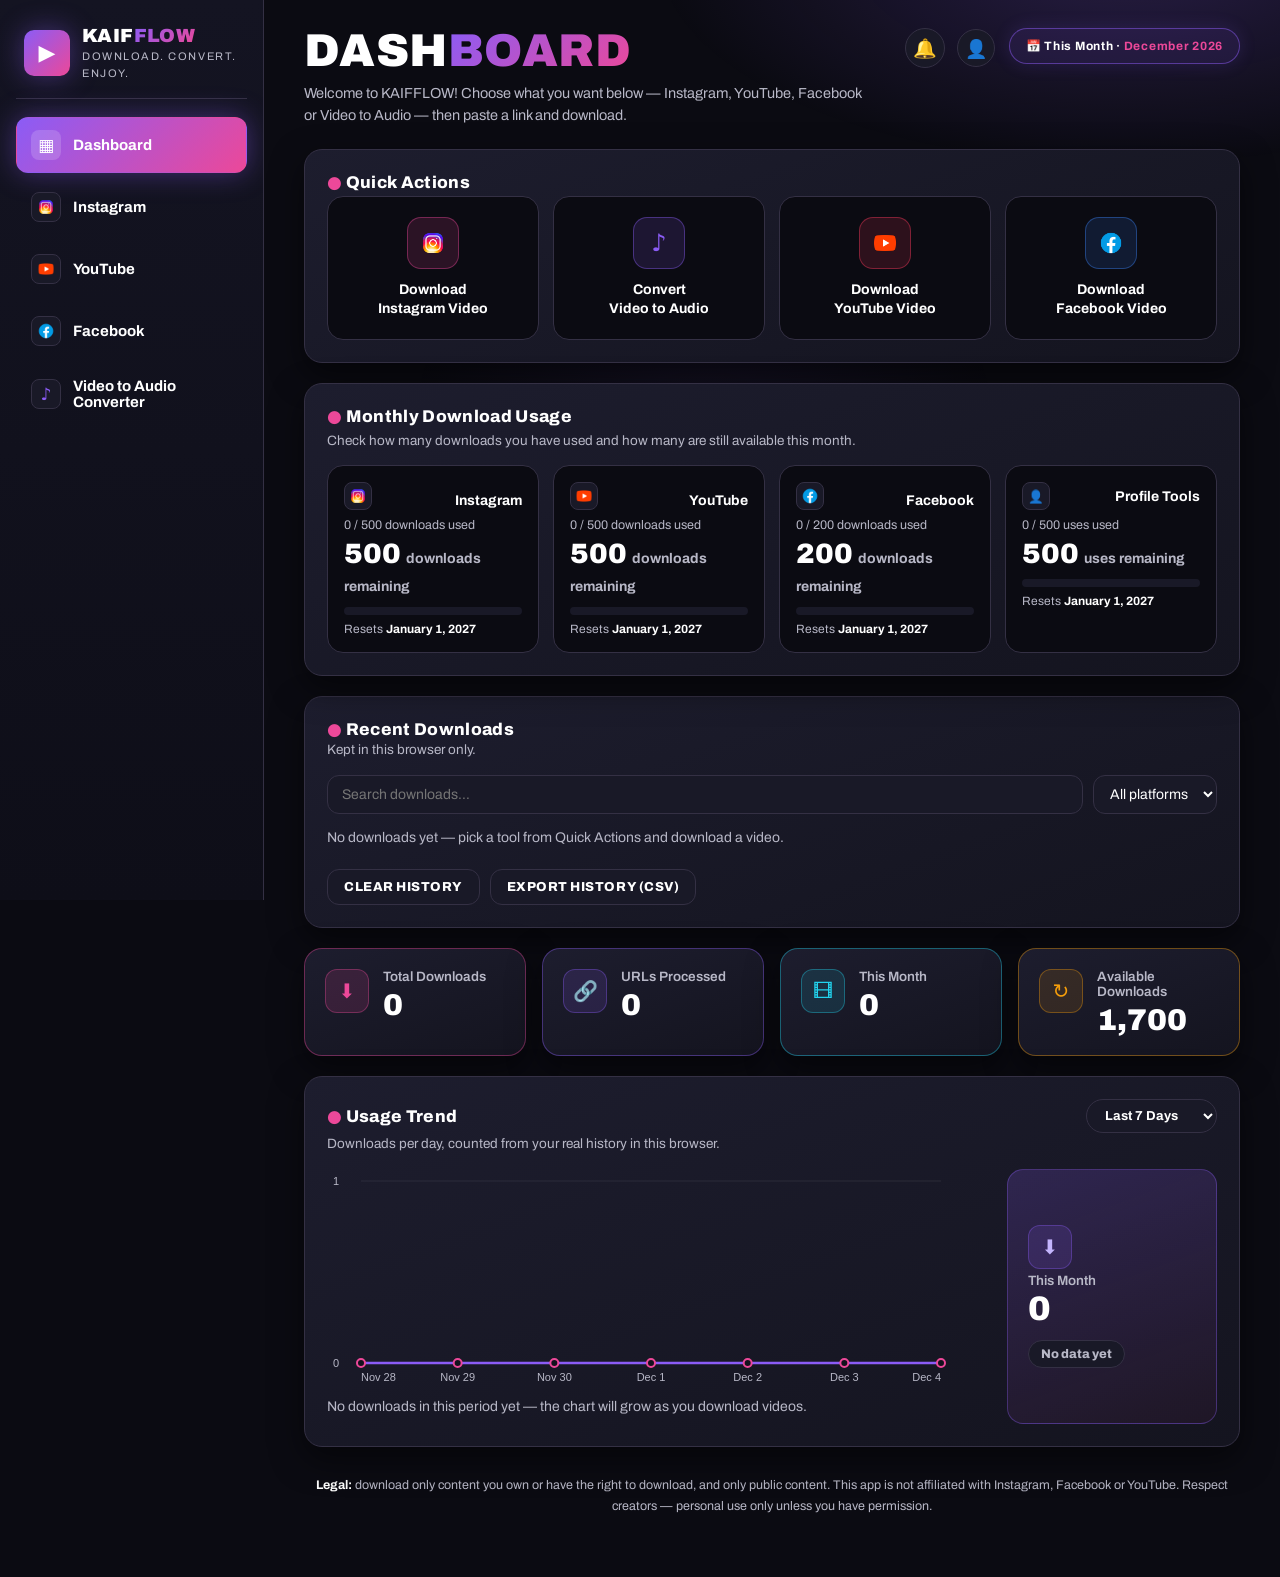
<file: index.html>
<!DOCTYPE html>
<html lang="en">
<head>
<meta charset="UTF-8">
<meta name="viewport" content="width=device-width, initial-scale=1.0">
<title>KAIFFLOW — Download. Convert. Enjoy.</title>
<meta name="description" content="KAIFFLOW — paste a video URL, pick a quality and download. Instagram Reels & Stories, Facebook video, YouTube Shorts & full videos, and video-to-song.">
<link rel="preconnect" href="https://fonts.googleapis.com">
<link rel="preconnect" href="https://fonts.gstatic.com" crossorigin>
<link href="https://fonts.googleapis.com/css2?family=Archivo:wght@400;600;700;800;900&display=swap" rel="stylesheet">
<link rel="stylesheet" href="style.css?v=20261112-19">
<!-- Import map for the converter's ffmpeg.wasm (ESM build, loaded on demand by app.js).
     The UMD build cannot work here: its worker chunk is a cross-origin classic Worker
     (blocked) and @ffmpeg/util's UMD file is a CommonJS file that never defines its
     global. The ESM build's module worker loads cross-origin via CORS instead. -->
<script type="importmap">
{ "imports": {
  "@ffmpeg/ffmpeg": "https://unpkg.com/@ffmpeg/ffmpeg@0.12.15/dist/esm/index.js",
  "@ffmpeg/util": "https://unpkg.com/@ffmpeg/util@0.12.2/dist/esm/index.js"
} }
</script>
</head>
<body>
<div class="backdrop" id="backdrop"></div>
<div class="app">

  <!-- ================= Sidebar (desktop: fixed · mobile: slide-out drawer) ================= -->
  <aside class="sidebar" id="sidebar" aria-label="Navigation">
    <button class="drawer-close" id="drawerClose" aria-label="Close menu">✕</button>
    <div class="brand">
      <div class="brand-mark">▶</div>
      <div>
        <h1>Kaif<span>flow</span></h1>
        <small>Download. Convert. Enjoy.</small>
      </div>
    </div>

    <nav class="nav-list">
      <button class="nav-item active" data-tool="dashboard" data-page="dashboard"><span class="ico">▦</span> Dashboard</button>
      <button class="nav-item" data-tool="ig_reel" data-page="instagram"><span class="ico ig"><img src="[data-uri]" alt="Instagram"></span> Instagram</button>
      <button class="nav-item" data-tool="yt_short" data-page="youtube"><span class="ico yt"><img src="[data-uri]" alt="YouTube"></span> YouTube</button>
      <button class="nav-item" data-tool="fb_video" data-page="facebook"><span class="ico fb"><img src="[data-uri]" alt="Facebook"></span> Facebook</button>
      <button class="nav-item" data-tool="to_song" data-page="converter"><span class="ico cv">♪</span> Video to Audio Converter</button>
    </nav>

  </aside>

  <!-- ================= Main ================= -->
  <main class="main">
    <div class="topbar">
      <button class="hamburger" id="hamburger" aria-label="Open menu">☰</button>
      <div class="topbar-brand" aria-hidden="true">
        <div class="brand-mark">▶</div>
        <div><strong>Kaif</strong><span>flow</span><small>Download. Convert. Enjoy.</small></div>
      </div>
      <div class="page-head">
        <h1 class="page-title" id="pageTitle">Dash<span>board</span></h1>
        <p class="page-sub" id="pageSub">Welcome to KAIFFLOW! Choose what you want below — Instagram, YouTube, Facebook or Video to Audio — then paste a link and download.</p>
      </div>
      <div class="spacer"></div>
      <div class="topbar-icons">
        <div class="notif-wrap" id="notifWrap">
          <button class="bell-btn" id="bellBtn" aria-label="Notifications" aria-haspopup="true" aria-expanded="false">🔔<span class="bell-badge" id="bellBadge" style="display:none;">0</span></button>
          <div class="notif-panel" id="notifPanel" role="dialog" aria-label="Notifications" style="display:none;">
            <div class="notif-head">
              <h3>Notifications</h3>
              <span class="notif-count" id="notifCount"></span>
              <button class="notif-close" id="notifCloseBtn" aria-label="Close notifications">✕</button>
            </div>
            <div class="notif-actions" id="notifActions">
              <button class="btn ghost small" id="markAllReadBtn">Mark all as read</button>
              <button class="btn ghost small danger" id="clearAllBtn">Clear all</button>
            </div>
            <div class="notif-confirm" id="notifConfirm" style="display:none;">
              <p>Delete all notifications?</p>
              <button class="btn small danger" id="confirmClearBtn">Yes, clear all</button>
              <button class="btn ghost small" id="cancelClearBtn">Cancel</button>
            </div>
            <div class="notif-list" id="notifList"></div>
            <p class="notif-empty" id="notifEmpty" style="display:none;">You're all caught up — no notifications yet.<br><span>Download or convert something and updates will appear here.</span></p>
          </div>
        </div>
        <span class="avatar">👤</span>
      </div>
      <div class="pill-badge">📅 This Month · <b id="monthLabel">—</b></div>
    </div>

    <!-- ===== Feature tabs (shown on Instagram / YouTube / Facebook / Converter pages) ===== -->
    <div class="tabs-bar" id="tabsBar" style="display:none;">
      <div class="tabs" data-tabs="instagram">
        <button class="tab active" data-tab-tool="ig_reel">Reel Download</button>
        <button class="tab" data-tab-tool="ig_story">Story Download</button>
        <button class="tab" data-tab-tool="ig_dp">DP Download</button>
        <button class="tab" data-tab-tool="ig_caption">Copy Reel Caption</button>
        <button class="tab" data-tab-tool="ig_bio">Copy Bio</button>
      </div>
      <div class="tabs" data-tabs="youtube" style="display:none;">
        <button class="tab active" data-tab-tool="yt_short">Short Download</button>
        <button class="tab" data-tab-tool="yt_full">Full Video Download</button>
      </div>
      <div class="tabs" data-tabs="facebook" style="display:none;">
        <button class="tab active" data-tab-tool="fb_video">Facebook Video Download</button>
      </div>
      <div class="tabs" data-tabs="converter" style="display:none;">
        <button class="tab active" data-tab-tool="to_song">Video to Audio</button>
      </div>
    </div>

    <!-- ===== Quick Actions (dashboard page only) ===== -->
    <section class="card qa-wrap" id="quickActions">
      <h2><span class="dot">●</span> Quick Actions</h2>
      <div class="qa-grid">
        <button class="qa-card ig" data-qa-tool="ig_reel"><span class="qa-ico"><img src="[data-uri]" alt="Instagram"></span><span>Download<br>Instagram Video</span></button>
        <button class="qa-card cv" data-qa-tool="to_song"><span class="qa-ico">♪</span><span>Convert<br>Video to Audio</span></button>
        <button class="qa-card yt" data-qa-tool="yt_short"><span class="qa-ico"><img src="[data-uri]" alt="YouTube"></span><span>Download<br>YouTube Video</span></button>
        <button class="qa-card fb" data-qa-tool="fb_video"><span class="qa-ico"><img src="[data-uri]" alt="Facebook"></span><span>Download<br>Facebook Video</span></button>
      </div>
    </section>

    <!-- ===== Fetch card ===== -->
    <section class="card fetch-card" id="fetchCard">
      <h2><span class="dot">●</span> <span id="fetchTitle">Download a Video</span></h2>
      <p class="hint" id="fetchHint">Paste a video link and download in your preferred quality.</p>

      <div class="url-row">
        <span class="url-ico">🔗</span>
        <span class="input-wrap">
          <input type="url" id="urlInput" placeholder="https://www.instagram.com/reel/…  or  https://www.youtube.com/shorts/…  or  https://www.facebook.com/…/videos/…" autocomplete="off" spellcheck="false">
          <button type="button" class="clear-btn" id="urlClearBtn" aria-label="Clear link" hidden>×</button>
        </span>
        <button class="btn" id="fetchBtn">▶ Get Video</button>
      </div>


      <div class="status" id="status"></div>

      <!-- DP / Bio helper input -->
      <div id="usernameRow" style="display:none; margin-top:14px;">
        <div class="url-row">
          <span class="input-wrap">
            <input type="text" id="usernameInput" placeholder="Profile link or username — e.g. instagram.com/mr.kaifu_4u/ or mr.kaifu_4u" autocomplete="off" spellcheck="false">
            <button type="button" class="clear-btn" id="usernameClearBtn" aria-label="Clear profile" hidden>×</button>
          </span>
          <button class="btn ghost" id="usernameBtn">Use profile</button>
        </div>
        <p class="hint" style="margin-top:10px;">DP / Bio get the real profile from Instagram — paste a profile link, or type a username or account ID.</p>
      </div>
    </section>

    <!-- ===== History ===== -->
    <section class="card" id="historyCard">
      <div class="card-head">
        <h2><span class="dot">●</span> <span id="historyTitle">Recent Downloads</span></h2>
        <button class="btn ghost small" id="viewAllBtn">View All →</button>
      </div>
      <p class="hint">Kept in this browser only.</p>
      <div class="filter-row">
        <span class="input-wrap">
          <input type="search" id="historySearch" placeholder="Search downloads…" aria-label="Search downloads">
          <button type="button" class="clear-btn" id="historyClearBtn" aria-label="Clear search" hidden>×</button>
        </span>
        <select id="historyPlatform" aria-label="Filter by platform">
          <option value="">All platforms</option>
          <option value="instagram">Instagram</option>
          <option value="youtube">YouTube</option>
          <option value="facebook">Facebook</option>
          <option value="local">My File</option>
        </select>
      </div>
      <div class="history-list" id="historyList"></div>
      <div style="margin-top:14px; display:flex; gap:10px; flex-wrap:wrap;">
        <button class="btn ghost small" id="clearHistoryBtn">Clear history</button>
        <button class="btn ghost small" id="exportHistoryBtn">Export history (CSV)</button>
      </div>
    </section>


    <!-- ===== Dashboard stat cards (dashboard page only) ===== -->
    <section class="stat-row" id="statRow" aria-label="This month at a glance">
      <div class="stat pink">
        <div class="stat-ico">⬇</div>
        <div><p>Total Downloads</p><strong id="statTotal">0</strong></div>
      </div>
      <div class="stat purple">
        <div class="stat-ico">🔗</div>
        <div><p>URLs Processed</p><strong id="statUrls">0</strong></div>
      </div>
      <div class="stat teal">
        <div class="stat-ico">🎞</div>
        <div><p>This Month</p><strong id="statMonth">0</strong></div>
      </div>
      <div class="stat amber">
        <div class="stat-ico">↻</div>
        <div><p>Available Downloads</p><strong id="statApi">0</strong></div>
      </div>
    </section>

    <!-- ===== Video-to-Audio converter options (converter page only) ===== -->
    <section class="card converter-card" id="converterCard" style="display:none;">
      <h2><span class="dot">●</span> Video to Audio Converter</h2>
      <p class="hint">Paste an Instagram Reel link above (or choose a video file below) and press Convert — the audio is saved as MP3 / M4A / WAV at the quality you pick. YouTube and Facebook audio isn't available right now.</p>
      <div class="converter-grid">
        <div class="field">
          <label for="audioFileInput">Upload a video file (optional)</label>
          <label class="file-pick" for="audioFileInput">📁 Choose file</label>
          <input type="file" id="audioFileInput" accept="video/*,audio/*" hidden>
          <p class="note" id="audioFileName">No file chosen. You can also drag &amp; drop a video file anywhere on this card.</p>
          <button type="button" class="btn ghost small" id="audioFileClearBtn" style="display:none; margin-top:8px;">✕ Clear file</button>
        </div>
        <div class="field">
          <label for="audioFormat">Audio format</label>
          <select id="audioFormat">
            <option value="mp3" selected>MP3</option>
            <option value="m4a">M4A</option>
            <option value="wav">WAV</option>
          </select>
        </div>
        <div class="field">
          <label for="audioQuality">Audio quality</label>
          <select id="audioQuality">
            <option value="128">128 kbps</option>
            <option value="192" selected>192 kbps</option>
            <option value="320">320 kbps</option>
          </select>
        </div>
      </div>
      <button class="btn" id="convertBtn">♪ Convert to Audio</button>
      <div class="progress" id="convertProgress">
        <div class="bar"><i id="convertBar"></i></div>
        <p id="convertText">Converting…</p>
      </div>
      <button class="btn" id="convertDownloadBtn" style="display:none; margin-top:12px;">⬇ Download Audio</button>
      <p class="hint" style="margin-top:12px;">How it works: your video stays on your device — the audio is prepared here and saved in the format and quality you pick. MP3/M4A are saved at your chosen bitrate, WAV is real lossless audio.</p>
    </section>

    <!-- ===== Download (shown after a fetch — no video preview) ===== -->
    <section class="card result" id="resultCard">
      <h2><span class="dot">●</span> Download</h2>
      <p class="hint" id="resultTitle">Untitled video</p>
      <p class="caption" id="resultCaption" style="display:none;"></p>
      <img id="resultImage" alt="Download image" style="display:none;">
      <div class="quality-row" id="qualityRow">
        <label for="qualitySelect">Choose quality</label>
        <select id="qualitySelect" aria-label="Choose quality"></select>
      </div>
      <div class="result-actions">
        <div class="dl-btn-wrap" id="dlBtnWrap">
          <button class="btn" id="downloadBtn">⬇ Download</button>
          <span class="dl-ring" id="downloadRing" hidden>
            <svg viewBox="0 0 36 36" aria-hidden="true">
              <defs>
                <linearGradient id="dlRingGrad" x1="0" y1="0" x2="1" y2="1">
                  <stop offset="0" stop-color="#8B5CF6"></stop>
                  <stop offset="1" stop-color="#EC4899"></stop>
                </linearGradient>
              </defs>
              <circle class="dl-ring-bg" cx="18" cy="18" r="15.915"></circle>
              <circle class="dl-ring-fg" id="downloadRingFg" cx="18" cy="18" r="15.915"></circle>
            </svg>
            <span class="dl-ring-num" id="downloadRingNum">0%</span>
          </span>
        </div>
        <button class="btn ghost small" id="copyCaptionBtn">Copy caption</button>
      </div>
      <div class="progress" id="progress">
        <div class="bar"><i id="progressBar"></i></div>
        <p id="progressText">Preparing download…</p>
      </div>
      <p class="hint" id="downloadNote" style="margin-top:12px;"></p>
    </section>



    <!-- ===== Usage trend (dashboard page only) ===== -->
    <section class="card" id="trendCard">
      <div class="card-head">
        <h2><span class="dot">●</span> Usage Trend</h2>
        <select id="trendRange" aria-label="Trend range">
          <option value="7" selected>Last 7 Days</option>
          <option value="14">Last 14 Days</option>
          <option value="30">Last 30 Days</option>
        </select>
      </div>
      <p class="hint">Downloads per day, counted from your real history in this browser.</p>
      <div class="trend-wrap">
        <div class="trend-chart">
          <canvas id="trendChart" height="220" aria-label="Downloads per day chart"></canvas>
          <p class="empty" id="trendEmpty" style="display:none;">No downloads in this period yet — the chart will grow as you download videos.</p>
        </div>
        <div class="trend-side">
          <div class="stat-ico">⬇</div>
          <p>This Month</p>
          <strong id="trendThisMonth">0</strong>
          <span class="trend-pill" id="trendChange">No data yet</span>
        </div>
      </div>
    </section>


    <!-- ===== Monthly Download Usage ===== -->
    <section class="card" id="quotaCard">
      <h2><span class="dot">●</span> Monthly Download Usage</h2>
      <p class="hint">Check how many downloads you have used and how many are still available this month.</p>
      <div class="quota-grid" id="quotaGrid"></div>
    </section>

    <p class="legal">
      <b>Legal:</b> download only content you own or have the right to download, and only public content.
      This app is not affiliated with Instagram, Facebook or YouTube.
      Respect creators — personal use only unless you have permission.
    </p>
  </main>
</div>

<script src="config.js?v=20261112-19"></script>
<script src="app.js?v=20261112-19"></script>
</body>
</html>
</file>
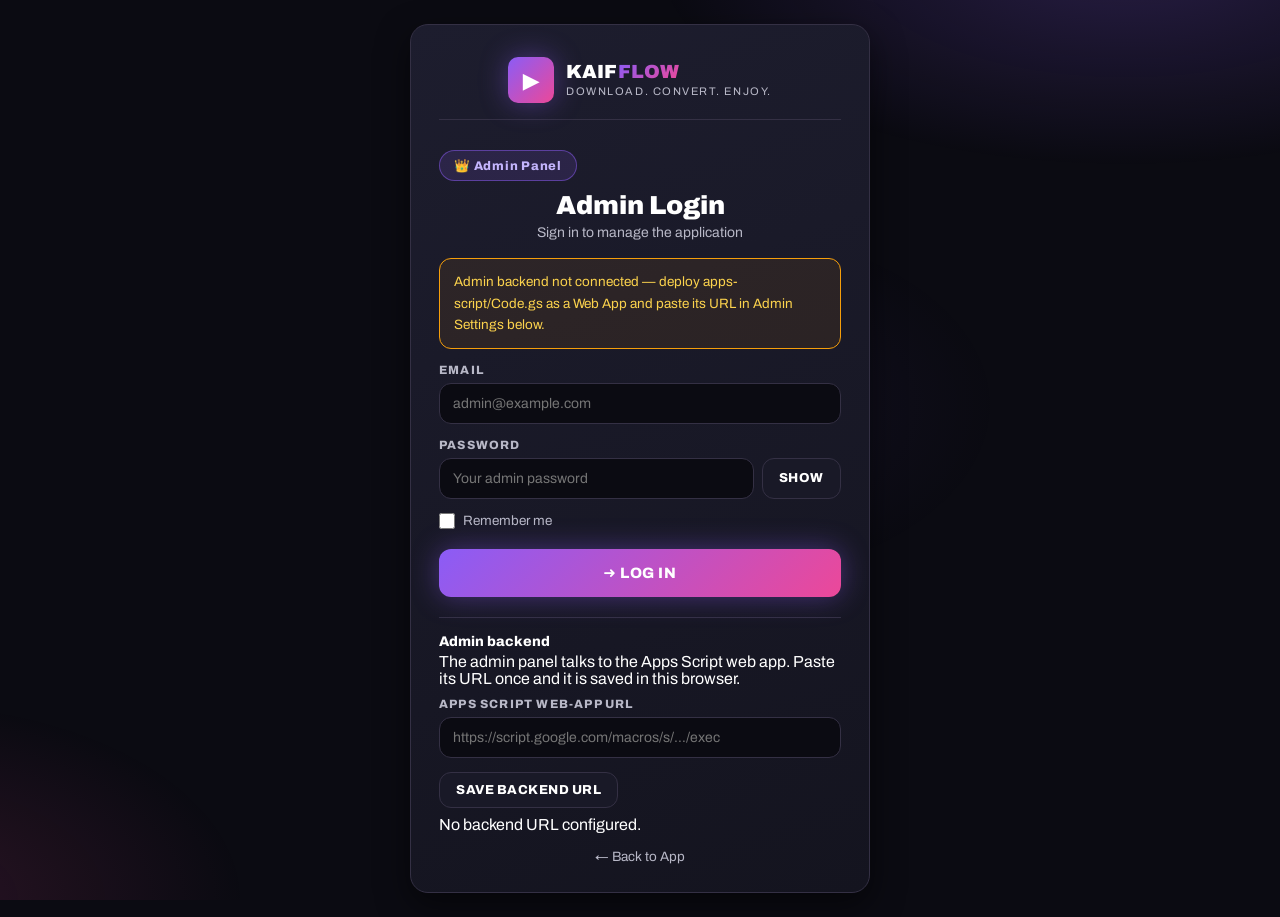
<file: admin.html>
<!DOCTYPE html>
<html lang="en">
<head>
<meta charset="UTF-8">
<meta name="viewport" content="width=device-width, initial-scale=1.0">
<title>Admin — KAIFFLOW</title>
<meta name="description" content="Admin panel for KAIFFLOW: users, APIs, accounts, usage, logs, database and settings.">
<link rel="preconnect" href="https://fonts.googleapis.com">
<link rel="preconnect" href="https://fonts.gstatic.com" crossorigin>
<link href="https://fonts.googleapis.com/css2?family=Archivo:wght@400;600;700;800;900&display=swap" rel="stylesheet">
<link rel="stylesheet" href="style.css?v=20261112-19">
<link rel="stylesheet" href="admin.css?v=20261112-19">
</head>
<body>
<div class="backdrop" id="backdrop"></div>

<!-- ==================== LOGIN VIEW ==================== -->
<div class="auth-wrap" id="view-login">
  <div class="auth-card">
    <div class="brand auth-brand">
      <div class="brand-mark">▶</div>
      <div>
        <h1>Kaif<span>flow</span></h1>
        <small>Download. Convert. Enjoy.</small>
      </div>
    </div>
    <p class="auth-badge">👑 Admin Panel</p>
    <h2>Admin Login</h2>
    <p class="auth-sub">Sign in to manage the application</p>

    <div class="notice" id="backendNotice" style="display:none;"></div>
    <div class="notice warn-note" id="sessionExpiredMsg" style="display:none;">Session expired — please log in again.</div>
    <div class="status err" id="loginError" style="display:none;"></div>

    <form id="loginForm" autocomplete="off">
      <div class="field">
        <label for="loginEmail">Email</label>
        <input type="email" id="loginEmail" placeholder="admin@example.com" autocomplete="username" required>
      </div>
      <div class="field">
        <label for="loginPassword">Password</label>
        <div class="pw-row">
          <input type="password" id="loginPassword" placeholder="Your admin password" autocomplete="current-password" required>
          <button type="button" class="btn ghost small pw-toggle" data-toggle="loginPassword">Show</button>
        </div>
      </div>
      <label class="check-row"><input type="checkbox" id="rememberMe"> Remember me</label>
      <button type="submit" class="btn block" id="loginBtn">➜ Log In</button>
    </form>

    <div class="backend-box">
      <h3>Admin backend</h3>
      <p class="hint">The admin panel talks to the Apps Script web app. Paste its URL once and it is saved in this browser.</p>
      <div class="field">
        <label for="backendUrlInput">Apps Script web-app URL</label>
        <input type="url" id="backendUrlInput" placeholder="https://script.google.com/macros/s/…/exec" autocomplete="off" spellcheck="false">
      </div>
      <button type="button" class="btn ghost small" id="saveBackendBtn">Save backend URL</button>
      <p class="hint" id="backendStatus">Backend not checked yet.</p>
    </div>
    <p class="auth-foot"><a href="index.html">← Back to App</a></p>
  </div>
</div>

<!-- ==================== SETUP VIEW ==================== -->
<div class="auth-wrap" id="view-setup" style="display:none;">
  <div class="auth-card">
    <div class="brand auth-brand">
      <div class="brand-mark">▶</div>
      <div>
        <h1>Kaif<span>flow</span></h1>
        <small>Download. Convert. Enjoy.</small>
      </div>
    </div>
    <p class="auth-badge">👑 Admin Panel</p>
    <h2>Create first admin</h2>
    <p class="auth-sub">No admin exists yet. Create the first admin account — this can only be done once, through the backend.</p>
    <div class="status err" id="setupError" style="display:none;"></div>
    <div class="status ok" id="setupOk" style="display:none;"></div>
    <form id="setupForm" autocomplete="off">
      <div class="field">
        <label for="setupEmail">Email</label>
        <input type="email" id="setupEmail" placeholder="admin@example.com" autocomplete="username" required>
      </div>
      <div class="field">
        <label for="setupPassword">Password (min 8 characters)</label>
        <div class="pw-row">
          <input type="password" id="setupPassword" placeholder="Choose a strong password" autocomplete="new-password" minlength="8" required>
          <button type="button" class="btn ghost small pw-toggle" data-toggle="setupPassword">Show</button>
        </div>
      </div>
      <div class="field">
        <label for="setupConfirm">Confirm password</label>
        <input type="password" id="setupConfirm" placeholder="Repeat the password" autocomplete="new-password" minlength="8" required>
      </div>
      <button type="submit" class="btn block" id="setupBtn">Create admin</button>
    </form>
    <p class="hint" id="setupBackendLine"></p>
    <p class="auth-foot"><a href="index.html">← Back to App</a></p>
  </div>
</div>

<!-- ==================== CHANGE PASSWORD VIEW ==================== -->
<div class="auth-wrap" id="view-change" style="display:none;">
  <div class="auth-card">
    <div class="brand auth-brand">
      <div class="brand-mark">▶</div>
      <div>
        <h1>Kaif<span>flow</span></h1>
        <small>Download. Convert. Enjoy.</small>
      </div>
    </div>
    <p class="auth-badge">👑 Admin Panel</p>
    <h2>Change your password</h2>
    <p class="auth-sub">Your password must be changed before you can continue.</p>
    <div class="status err" id="changeError" style="display:none;"></div>
    <form id="changeForm" autocomplete="off">
      <div class="field">
        <label for="oldPassword">Current password</label>
        <input type="password" id="oldPassword" autocomplete="current-password" required>
      </div>
      <div class="field">
        <label for="newPassword">New password (min 8 characters)</label>
        <input type="password" id="newPassword" autocomplete="new-password" minlength="8" required>
      </div>
      <div class="field">
        <label for="newConfirm">Confirm new password</label>
        <input type="password" id="newConfirm" autocomplete="new-password" minlength="8" required>
      </div>
      <button type="submit" class="btn block" id="changeBtn">Change password &amp; continue</button>
    </form>
    <p class="auth-foot"><button type="button" class="link-btn" id="changeLogoutBtn">Log out instead</button></p>
  </div>
</div>

<!-- ==================== ADMIN APP VIEW ==================== -->
<div class="app" id="view-app" style="display:none;">

  <aside class="sidebar" id="adminSidebar" aria-label="Admin navigation">
    <button class="drawer-close" id="drawerClose" aria-label="Close menu">✕</button>
    <div class="brand">
      <div class="brand-mark">▶</div>
      <div>
        <h1>Kaif<span>flow</span></h1>
        <small>Download. Convert. Enjoy.</small>
      </div>
    </div>
    <p class="auth-badge sidebar-badge">👑 Admin Panel</p>

    <nav class="nav-list" id="adminNav">
      <button class="nav-item active" data-section="dashboard"><span class="ico">▦</span> Dashboard</button>
      <button class="nav-item" data-section="users"><span class="ico">👥</span> Users &amp; Access</button>
      <button class="nav-item" data-section="api"><span class="ico">&lt;/&gt;</span> API Management</button>
      <button class="nav-item" data-section="accounts"><span class="ico">▤</span> Accounts</button>
      <button class="nav-item" data-section="usage"><span class="ico">📊</span> Usage &amp; Reports</button>
      <button class="nav-item" data-section="logs"><span class="ico">☰</span> Download Logs</button>
      <button class="nav-item" data-section="database"><span class="ico">🗄</span> Database</button>
      <button class="nav-item" data-section="settings"><span class="ico">⚙</span> App Settings</button>
      <button class="nav-item" data-section="audit"><span class="ico">🛡</span> Audit Logs</button>
      <a class="nav-item" href="index.html"><span class="ico">←</span> Back to App</a>
      <button class="nav-item" id="navProfileBtn"><span class="ico">👤</span> Admin Profile</button>
      <button class="nav-item" id="navLogoutBtn"><span class="ico">↪</span> Logout</button>
    </nav>

    <div class="sidebar-foot">
      <b>Admin session:</b> 30-minute inactivity expiry.
      Storage is Google Sheets — row counts only, no file sizes.
    </div>
  </aside>

  <main class="main">
    <div class="topbar">
      <button class="hamburger" id="hamburger" aria-label="Open menu">☰</button>
      <div class="page-head">
        <h1 class="page-title" id="pageTitle">Admin <span>Dashboard</span></h1>
        <p class="page-sub" id="pageSub">Manage users, APIs, accounts, usage, and all application settings from one place.</p>
      </div>
      <div class="spacer"></div>
      <div class="admin-id" id="adminIdentity"><b>—</b><span>—</span></div>
      <div class="pill-badge" id="sessionCountdown" title="Session expires after 30 minutes without activity">Session 30:00</div>
      <button class="btn ghost small" id="topLogoutBtn">Logout</button>
    </div>

    <div class="warn" id="sessionWarn" style="display:none;">⚠ Your session expires in under 5 minutes. Click anywhere or make any change to stay signed in.</div>
    <div class="status err" id="appError" style="display:none;"></div>

    <!-- ============ DASHBOARD ============ -->
    <section class="admin-section" id="section-dashboard">
      <div class="stat-row admin-stats">
        <div class="stat pink"><div class="stat-ico">👥</div><div><p>Total Users</p><strong id="statTotalUsers">0</strong></div></div>
        <div class="stat teal"><div class="stat-ico">✓</div><div><p>Active Users</p><strong id="statActiveUsers">0</strong></div></div>
        <div class="stat amber"><div class="stat-ico">⊘</div><div><p>Blocked Users</p><strong id="statBlockedUsers">0</strong></div></div>
        <div class="stat purple"><div class="stat-ico">⬇</div><div><p>Total Downloads</p><strong id="statTotalDownloads">0</strong></div></div>
        <div class="stat"><div class="stat-ico">🔗</div><div><p>API Accounts</p><strong id="statApiAccounts">0</strong></div></div>
        <div class="stat"><div class="stat-ico">📅</div><div><p>Today's Downloads</p><strong id="statTodayDownloads">0</strong></div></div>
      </div>

      <div class="dash-grid">
        <div class="card">
          <div class="card-head">
            <h2><span class="dot">●</span> Download Trend</h2>
            <select id="trendRange" aria-label="Trend range">
              <option value="7" selected>Last 7 Days</option>
              <option value="14">Last 14 Days</option>
              <option value="30">Last 30 Days</option>
            </select>
          </div>
          <p class="hint">Downloads per day, from the Google Sheet (backend data only).</p>
          <canvas id="trendChart" height="220" aria-label="Downloads per day chart"></canvas>
          <p class="empty" id="trendEmpty" style="display:none;">No downloads in this period yet — the chart will grow as downloads are logged.</p>
        </div>

        <div class="card">
          <h2><span class="dot">●</span> Downloads by Platform</h2>
          <p class="hint">Percentages are computed only from real totals.</p>
          <div class="donut-wrap">
            <canvas id="platformChart" width="180" height="180" aria-label="Downloads by platform chart"></canvas>
            <div class="donut-centre"><strong id="platformTotal">0</strong><span>Total</span></div>
          </div>
          <div id="platformLegend"></div>
          <p class="empty" id="platformEmpty" style="display:none;">No downloads yet — nothing to break down by platform.</p>
        </div>

        <div class="card">
          <h2><span class="dot">●</span> System Overview</h2>
          <ul class="sys-list">
            <li><span>✓ App Status</span><b class="pill ok-pill">Running</b></li>
            <li><span>✓ API Status</span><b id="sysApiStatus">Not tested</b></li>
            <li><span>✓ Database</span><b id="sysDb">—</b></li>
            <li><span>✓ Storage</span><b id="sysStorage">Google Sheets — 0 rows total</b></li>
            <li><span>✓ Last Backup</span><b id="sysLastBackup">Never</b></li>
          </ul>
          <div id="sysDbTabs"></div>
        </div>
      </div>

      <div class="card">
        <div class="card-head">
          <h2><span class="dot">●</span> Recent Download Logs</h2>
          <button class="btn ghost small" id="viewAllLogsBtn">View All Logs →</button>
        </div>
        <div class="filter-row">
          <input type="search" id="recentSearch" placeholder="Search by URL, tool, user, or location…" aria-label="Search recent logs">
          <select id="recentPlatform" aria-label="Filter by platform">
            <option value="">All platforms</option>
            <option value="instagram">Instagram</option>
            <option value="youtube">YouTube</option>
            <option value="facebook">Facebook</option>
            <option value="allinone">Video to Audio</option>
          </select>
          <select id="recentDevice" aria-label="Filter by device">
            <option value="">All devices</option>
            <option value="Desktop">Desktop</option>
            <option value="Mobile">Mobile</option>
          </select>
          <button class="btn ghost small" id="recentExportBtn">Export CSV</button>
        </div>
        <div class="table-wrap"><table class="history-table logs-table" id="recentLogsTable"></table></div>
        <p class="empty" id="recentLogsEmpty" style="display:none;">No downloads logged yet.</p>
        <div class="pager" id="recentPager"></div>
      </div>

      <div class="shortcut-grid">
        <div class="card shortcut"><h3>👥 Users &amp; Access</h3><p>Create, update, block/unblock users and set passwords.</p><button class="btn ghost small" data-goto="users">Manage Users →</button></div>
        <div class="card shortcut"><h3>&lt;/&gt; API Management</h3><p>Add, update, and rotate API keys (RapidAPI, YouTube, etc.).</p><button class="btn ghost small" data-goto="api">Manage APIs →</button></div>
        <div class="card shortcut"><h3>▤ Accounts</h3><p>Maintain platform accounts (Instagram, YouTube, Facebook).</p><button class="btn ghost small" data-goto="accounts">Manage Accounts →</button></div>
        <div class="card shortcut"><h3>🗄 Database</h3><p>View, search, and manage download logs and data.</p><button class="btn ghost small" data-goto="database">Open Database →</button></div>
        <div class="card shortcut"><h3>⚙ App Settings</h3><p>Update app limits, plan usage, backup, and general settings.</p><button class="btn ghost small" data-goto="settings">Configure Settings →</button></div>
      </div>
    </section>

    <!-- ============ USERS & ACCESS ============ -->
    <section class="admin-section" id="section-users" style="display:none;">
      <div class="card">
        <h2><span class="dot">●</span> Users &amp; Access</h2>
        <p class="hint">Admin accounts that can log in to this panel. The public app has no user accounts — downloads need no login — so this list is never filled with app visitors. Roles: Super Admin (everything), Admin (manage, but cannot create/delete users or change roles), User (read-only).</p>
        <div class="filter-row">
          <input type="search" id="userSearch" placeholder="Search by name or email…" aria-label="Search users">
          <select id="userRoleFilter" aria-label="Filter by role">
            <option value="">All roles</option>
            <option value="admin">Admin</option>
            <option value="user">User</option>
          </select>
          <select id="userStatusFilter" aria-label="Filter by status">
            <option value="">All statuses</option>
            <option value="active">Active</option>
            <option value="blocked">Blocked</option>
            <option value="inactive">Inactive</option>
          </select>
        </div>
        <div class="table-wrap"><table class="history-table" id="usersTable"></table></div>
        <p class="empty" id="usersEmpty" style="display:none;">No users yet.</p>
      </div>
      <div class="card" id="createUserCard">
        <h2><span class="dot">●</span> Create user</h2>
        <p class="hint">New users are created through the backend and can log in to this panel straight away. They must pick their own password at first login. Existing passwords are never displayed.</p>
        <div class="status err" id="userFormError" style="display:none;"></div>
        <div class="status ok" id="userFormOk" style="display:none;"></div>
        <form id="createUserForm" autocomplete="off">
          <div class="form-grid">
            <div class="field"><label for="newUserName">Name</label><input type="text" id="newUserName" required></div>
            <div class="field"><label for="newUserEmail">Email</label><input type="email" id="newUserEmail" required></div>
            <div class="field"><label for="newUserRole">Role</label><select id="newUserRole"><option value="user">User</option><option value="admin">Admin</option></select></div>
            <div class="field"><label for="newUserPassword">Password (min 8 characters)</label><input type="password" id="newUserPassword" minlength="8" required></div>
          </div>
          <button type="submit" class="btn small">Create user</button>
        </form>
      </div>
    </section>

    <!-- ============ API MANAGEMENT ============ -->
    <section class="admin-section" id="section-api" style="display:none;">
      <div class="card">
        <h2><span class="dot">●</span> API Management</h2>
        <p class="hint">One row per real RapidAPI host from the app config. Usage is counted from this browser's quota records plus backend totals; 0 when there is none.</p>
        <div class="warn"><b>⚠ Built-in key is public.</b> This app ships with a RapidAPI key built in (config.js), added by the owner so visitors can fetch without pasting one. Anyone can view it in the public repo, and every Fetch counts against the owner's quota. Rotate the key on RapidAPI if it is abused.</div>
        <div id="apiRows"></div>
        <p class="hint">Failed requests: <b id="apiFailedCount">0</b> — failed fetches are not stored in v1, so this is 0 unless the backend reports some.</p>
        <div class="status ok" id="apiMsg" style="display:none;"></div>
      </div>
      <div class="card">
        <h2><span class="dot">●</span> API keys (this browser only)</h2>
        <p class="hint">Set a different RapidAPI or Scrappa key to use on this browser instead of the built-in ones — for example after rotating a key. Leave a field empty to keep its current key. Clearing removes the override and the built-in key is used again. This only affects this browser; other visitors still use the built-in keys.</p>
        <div class="field"><label for="overrideRapidKey">RapidAPI key — current: <b id="rapidKeyState">Using the built-in key</b></label><input type="password" id="overrideRapidKey" autocomplete="off" placeholder="Paste a new RapidAPI key"></div>
        <div class="field"><label for="overrideScrappaKey">Scrappa key — current: <b id="scrappaKeyState">Using the built-in key</b></label><input type="password" id="overrideScrappaKey" autocomplete="off" placeholder="Paste a new Scrappa key"></div>
        <div style="display:flex; gap:10px; flex-wrap:wrap;">
          <button class="btn small" id="keySaveBtn">Save keys</button>
          <button class="btn ghost small" id="keyClearBtn">Clear overrides</button>
        </div>
        <div class="status ok" id="keyMsg" style="display:none;"></div>
      </div>
    </section>

    <!-- ============ ACCOUNTS ============ -->
    <section class="admin-section" id="section-accounts" style="display:none;">
      <div class="card">
        <h2><span class="dot">●</span> Accounts</h2>
        <p class="hint">Platform accounts. Downloads use RapidAPI and do not need a platform login — an account here is only a record for the admin.</p>
        <div id="accountsRows"></div>
        <p class="empty" id="accountsEmpty" style="display:none;">No account rows — all rows were removed. <button class="btn ghost small" id="restoreAccountsBtn">Restore default rows</button></p>
        <div class="status ok" id="accountsMsg" style="display:none;"></div>
      </div>
    </section>

    <!-- ============ USAGE & REPORTS ============ -->
    <section class="admin-section" id="section-usage" style="display:none;">
      <div class="card">
        <h2><span class="dot">●</span> Usage &amp; Reports</h2>
        <p class="hint">All figures come from backend stats and logs. Failed downloads: <b id="usageFailed">0</b> — failed fetches are not stored in v1.</p>
        <div class="filter-row">
          <div class="field"><label for="usageFrom">From</label><input type="date" id="usageFrom"></div>
          <div class="field"><label for="usageTo">To</label><input type="date" id="usageTo"></div>
          <button class="btn ghost small" id="usageApplyBtn">Apply dates</button>
          <button class="btn ghost small" id="usageExportBtn">Export report (CSV)</button>
        </div>
        <div class="stat-row admin-stats">
          <div class="stat"><div class="stat-ico">📅</div><div><p>Today</p><strong id="usageToday">0</strong></div></div>
          <div class="stat"><div class="stat-ico">📆</div><div><p>This week</p><strong id="usageWeek">0</strong></div></div>
          <div class="stat"><div class="stat-ico">🗓</div><div><p>This month</p><strong id="usageMonth">0</strong></div></div>
          <div class="stat"><div class="stat-ico">⬇</div><div><p>Total</p><strong id="usageTotal">0</strong></div></div>
        </div>
        <div class="report-grid">
          <div><h3>Platform-wise</h3><div id="usagePlatform"></div></div>
          <div><h3>Tool-wise</h3><div id="usageTools"></div></div>
          <div><h3>API consumption &amp; remaining quota</h3><div id="usageQuota"></div></div>
          <div><h3>Most-used tools</h3><div id="usageTopTools"></div></div>
        </div>
      </div>
    </section>

    <!-- ============ DOWNLOAD LOGS ============ -->
    <section class="admin-section" id="section-logs" style="display:none;">
      <div class="card">
        <h2><span class="dot">●</span> Download Logs</h2>
        <p class="hint">Every logged download from the Google Sheet. Click a row to expand its details.</p>
        <div class="filter-row">
          <input type="search" id="logsSearch" placeholder="Search by user, URL, platform, or date…" aria-label="Search logs">
          <select id="logsPlatform" aria-label="Filter by platform">
            <option value="">All platforms</option>
            <option value="instagram">Instagram</option>
            <option value="youtube">YouTube</option>
            <option value="facebook">Facebook</option>
            <option value="allinone">Video to Audio</option>
          </select>
          <select id="logsDevice" aria-label="Filter by device">
            <option value="">All devices</option>
            <option value="Desktop">Desktop</option>
            <option value="Mobile">Mobile</option>
          </select>
          <select id="logsTool" aria-label="Filter by tool">
            <option value="">All tools</option>
            <option value="ig_reel">Reel Download</option>
            <option value="ig_story">Story Download</option>
            <option value="ig_dp">DP Download</option>
            <option value="ig_caption">Copy Reel Caption</option>
            <option value="ig_bio">Copy Bio</option>
            <option value="fb_video">Facebook Video</option>
            <option value="yt_short">Short Download</option>
            <option value="yt_full">Full Video Download</option>
            <option value="to_song">Video to Audio</option>
          </select>
          <input type="date" id="logsFrom" aria-label="From date">
          <input type="date" id="logsTo" aria-label="To date">
          <button class="btn ghost small" id="logsExportBtn">Export CSV</button>
        </div>
        <div class="table-wrap"><table class="history-table logs-table" id="logsTable"></table></div>
        <p class="empty" id="logsEmpty" style="display:none;">No downloads logged yet.</p>
        <div class="pager" id="logsPager"></div>
      </div>
    </section>

    <!-- ============ DATABASE ============ -->
    <section class="admin-section" id="section-database" style="display:none;">
      <div class="card">
        <h2><span class="dot">●</span> Database</h2>
        <p class="hint">Google Sheets tabs. Storage is Google Sheets — row counts only, never GB figures. There is no SQL in this app.</p>
        <p class="hint" id="dbHealth">Database health: checking…</p>
        <div id="dbTabs"></div>
      </div>
      <div class="card">
        <div class="card-head">
          <h2><span class="dot">●</span> <span id="dbViewerTitle">Select a tab</span></h2>
          <div style="display:flex; gap:8px; flex-wrap:wrap;">
            <button class="btn ghost small" id="dbExportBtn" disabled>Export this tab (CSV)</button>
            <button class="btn ghost small" id="dbBackupBtn">Backup (JSON snapshot)</button>
            <button class="btn ghost small" id="dbRestoreBtn" title="Restore a backup JSON file (super admin only)">Restore from backup…</button>
            <input type="file" id="dbRestoreFile" accept=".json,application/json" hidden>
          </div>
        </div>
        <div class="filter-row">
          <input type="search" id="dbSearch" placeholder="Search rows in this tab…" aria-label="Search tab rows">
        </div>
        <div class="table-wrap"><table class="history-table" id="dbViewerTable"></table></div>
        <p class="empty" id="dbViewerEmpty">Select a tab above to view its rows (first 100 shown).</p>
        <h3 style="margin-top:18px;">Backup history</h3>
        <div id="backupHistory"><p class="empty">No backups yet.</p></div>
      </div>
    </section>

    <!-- ============ APP SETTINGS ============ -->
    <section class="admin-section" id="section-settings" style="display:none;">
      <div class="card">
        <h2><span class="dot">●</span> App Settings</h2>
        <p class="hint">Saved to the backend and to this browser (so the public app can read the limits). The public app has no login wall in v1 — user management here does not block anonymous downloads.</p>
        <div class="status err" id="settingsError" style="display:none;"></div>
        <div class="status ok" id="settingsOk" style="display:none;"></div>
        <form id="appSettingsForm" autocomplete="off">
          <div class="field"><label for="setAppName">App name</label><input type="text" id="setAppName"></div>
          <div class="field"><label>Monthly limits (per platform)</label>
            <div class="limits-row">
              <div class="field"><label for="setLimitIg">Instagram</label><input type="number" id="setLimitIg" min="0" step="1"></div>
              <div class="field"><label for="setLimitYt">YouTube</label><input type="number" id="setLimitYt" min="0" step="1"></div>
              <div class="field"><label for="setLimitFb">Facebook</label><input type="number" id="setLimitFb" min="0" step="1"></div>
              <div class="field"><label for="setLimitAll">Video-to-Audio</label><input type="number" id="setLimitAll" min="0" step="1"></div>
            </div>
          </div>
          <label class="check-row"><input type="checkbox" id="setMaintenance"> Maintenance mode (public app shows it is under maintenance)</label>
          <div class="field" style="margin-top:14px;"><label>Backup</label>
            <p class="note">Backups are JSON snapshots downloaded from the Database section. Last backup: <b id="setLastBackup">Never</b></p>
          </div>
          <button type="submit" class="btn small">Save settings</button>
        </form>
      </div>
    </section>

    <!-- ============ AUDIT LOGS ============ -->
    <section class="admin-section" id="section-audit" style="display:none;">
      <div class="card">
        <h2><span class="dot">●</span> Audit Logs</h2>
        <p class="hint">Admin actions recorded by the backend.</p>
        <div class="table-wrap"><table class="history-table" id="auditTable"></table></div>
        <p class="empty" id="auditEmpty" style="display:none;">No audit entries yet.</p>
        <div class="pager" id="auditPager"></div>
      </div>
    </section>

    <p class="legal"><b>Admin:</b> this panel manages the KAIFFLOW app. Download only content you own or have the right to download, and only public content.</p>
  </main>
</div>

<!-- ==================== MODAL ==================== -->
<div class="modal-backdrop" id="modalBackdrop" style="display:none;">
  <div class="modal" role="dialog" aria-modal="true">
    <h3 id="modalTitle">Edit</h3>
    <div id="modalBody"></div>
    <div class="modal-actions">
      <button class="btn ghost small" id="modalCancel">Cancel</button>
      <button class="btn small" id="modalSave">Save</button>
    </div>
    <div class="status err" id="modalError" style="display:none;"></div>
  </div>
</div>

<script src="config.js?v=20261112-19"></script>
<script src="admin.js?v=20261112-19"></script>
</body>
</html>
</file>
<file: style.css>
/* ==========================================================================
   KAIFFLOW — neon dashboard
   bg #0B0B12 · sidebar #12121D · cards #191927 · purple #8B5CF6 · pink #EC4899 · red #FF3B5C · text #FFFFFF · Archivo
   Rounded cards (~18px), glowing gradients, subtle shadows.
   Desktop: fixed left sidebar · Mobile: hamburger + slide-out drawer.
   ========================================================================== */
:root {
  --bg: #0B0B12;
  --bg-2: #12121D;
  --bg-3: #191927;
  --card: linear-gradient(160deg, #1D1D2E 0%, #14141F 100%);
  --line: #343044;
  --red: #FF3B5C;
  --red-bright: #FF5C74;
  --pink: #EC4899;
  --purple: #8B5CF6;
  --teal: #22d3ee;
  --amber: #f59e0b;
  --blue: #3b82f6;
  --text: #FFFFFF;
  --muted: #B8B8C7;
  --green: #22c55e;
  --radius: 18px;
  --shadow: 0 12px 32px rgba(0, 0, 0, .5);
  --glow-red: 0 0 28px rgba(255, 59, 92, .35);
  --glow-brand: 0 0 28px rgba(139, 92, 246, .4);
  --gradient: linear-gradient(135deg, #8B5CF6, #EC4899);
}
* { box-sizing: border-box; margin: 0; padding: 0; }
html { scroll-behavior: smooth; }
body {
  background: var(--bg);
  color: var(--text);
  font-family: 'Archivo', system-ui, -apple-system, 'Segoe UI', sans-serif;
  min-height: 100vh;
  overflow-x: hidden;
}
body::before { /* purple/pink glow, top-right + bottom-left */
  content: ""; position: fixed; inset: 0; pointer-events: none; z-index: 0;
  background:
    radial-gradient(760px 340px at 88% -5%, rgba(139, 92, 246, .22), transparent 62%),
    radial-gradient(560px 320px at -8% 100%, rgba(236, 72, 153, .14), transparent 62%),
    radial-gradient(420px 260px at 55% 45%, rgba(139, 92, 246, .07), transparent 70%);
}
img, video, canvas, svg { max-width: 100%; }
a { color: var(--text); }
button { font-family: inherit; cursor: pointer; }
input, select, textarea { font-family: inherit; }
::selection { background: var(--purple); color: #fff; }

/* ---------- Layout ---------- */
.app { display: flex; min-height: 100vh; position: relative; z-index: 1; }

/* ---------- Sidebar ---------- */
.sidebar {
  width: 264px; flex-shrink: 0;
  background: linear-gradient(180deg, #141422 0%, #0E0E18 100%);
  border-right: 1px solid var(--line);
  padding: 22px 16px;
  position: sticky; top: 0; height: 100vh; overflow-y: auto;
  display: flex; flex-direction: column; gap: 4px;
  transition: transform .3s ease;
}
.drawer-close { display: none; }
.brand { display: flex; align-items: center; gap: 12px; padding: 4px 8px 18px; border-bottom: 1px solid var(--line); margin-bottom: 14px; }
.brand-mark {
  width: 46px; height: 46px; border-radius: 10px; background: var(--gradient);
  color: #fff; display: grid; place-items: center; font-weight: 900; font-size: 22px; flex-shrink: 0;
  box-shadow: var(--glow-brand);
  transition: transform .25s ease, box-shadow .25s ease;
}
.brand:hover .brand-mark { transform: rotate(-6deg) scale(1.06); box-shadow: 0 0 38px rgba(236, 72, 153, .55); }
.brand h1 { font-size: 19px; font-weight: 900; letter-spacing: .02em; line-height: 1.05; text-transform: uppercase; }
.brand h1 span { background: var(--gradient); -webkit-background-clip: text; background-clip: text; color: transparent; }
.brand small { color: var(--muted); font-size: 11px; letter-spacing: .14em; text-transform: uppercase; }

.nav-list { display: flex; flex-direction: column; gap: 6px; }
.nav-item {
  display: flex; align-items: center; gap: 12px; width: 100%;
  background: transparent; border: 1px solid transparent; border-radius: 12px; color: var(--text);
  padding: 12px 14px; font-size: 15px; font-weight: 700; text-align: left;
  transition: background .2s ease, border-color .2s ease, transform .2s ease, box-shadow .2s ease;
}
.nav-item .ico {
  font-size: 17px; width: 30px; height: 30px; border-radius: 8px; flex-shrink: 0;
  display: grid; place-items: center; background: var(--bg-3); border: 1px solid var(--line); font-style: normal;
}
.nav-item .ico svg, .nav-item .ico img { width: 18px; height: 18px; display: block; fill: currentColor; }
.nav-item .ico.ig { color: var(--pink); }
.nav-item .ico.yt { color: var(--red-bright); }
.nav-item .ico.fb { color: #60a5fa; font-weight: 900; }
.nav-item .ico.cv { color: var(--purple); }
.nav-item:hover { background: var(--bg-3); border-color: rgba(139, 92, 246, .4); transform: translateX(4px); }
.nav-item.active {
  background: var(--gradient);
  color: #fff; box-shadow: var(--glow-brand);
}
.nav-item.active:hover { transform: translateX(0); }
.nav-item.active .ico { background: rgba(255,255,255,.16); border-color: transparent; color: #fff; }
.sidebar-foot { margin-top: auto; padding: 16px 10px 0; color: var(--muted); font-size: 12px; line-height: 1.65; border-top: 1px solid var(--line); }
.sidebar-foot b { color: var(--text); }

/* ---------- Main / topbar ---------- */
.main { flex: 1; min-width: 0; padding: 28px clamp(16px, 3.5vw, 40px) 60px; display: flex; flex-direction: column; }

/* ---------- Per-page section order (setTool sets body[data-page]) ----------
   Dashboard: Monthly Download Usage moves up right under Quick Actions,
   then Recent Downloads, stats, trend. Tool pages (Instagram, YouTube,
   Facebook, Converter): the URL card first, then the converter options
   (converter only), then the Download result, usage, and Recent
   Downloads ALWAYS last. */
body[data-page="dashboard"] #quickActions { order: 1; }
body[data-page="dashboard"] #quotaCard { order: 2; }
body[data-page="dashboard"] #historyCard { order: 3; }
body[data-page="dashboard"] #statRow { order: 4; }
body[data-page="dashboard"] #trendCard { order: 5; }
body[data-page="dashboard"] #resultCard { order: 6; }
body[data-page="dashboard"] .legal { order: 7; }
body[data-page="instagram"] #fetchCard { order: 1; }
body[data-page="instagram"] #resultCard { order: 2; }
body[data-page="instagram"] #quotaCard { order: 3; }
body[data-page="instagram"] #historyCard { order: 4; }
body[data-page="instagram"] .legal { order: 5; }
body[data-page="youtube"] #fetchCard { order: 1; }
body[data-page="youtube"] #resultCard { order: 2; }
body[data-page="youtube"] #quotaCard { order: 3; }
body[data-page="youtube"] #historyCard { order: 4; }
body[data-page="youtube"] .legal { order: 5; }
body[data-page="facebook"] #fetchCard { order: 1; }
body[data-page="facebook"] #resultCard { order: 2; }
body[data-page="facebook"] #quotaCard { order: 3; }
body[data-page="facebook"] #historyCard { order: 4; }
body[data-page="facebook"] .legal { order: 5; }
body[data-page="converter"] #fetchCard { order: 1; }
body[data-page="converter"] #converterCard { order: 2; }
body[data-page="converter"] #resultCard { order: 3; }
body[data-page="converter"] #quotaCard { order: 4; }
body[data-page="converter"] #historyCard { order: 5; }
body[data-page="converter"] .legal { order: 6; }
.topbar { display: flex; align-items: flex-start; gap: 14px; margin-bottom: 22px; }
.hamburger { display: none; background: var(--bg-3); border: 1px solid var(--line); border-radius: 12px; color: var(--text); font-size: 20px; width: 46px; height: 46px; flex-shrink: 0; transition: border-color .2s, background .2s; }
.hamburger:hover { border-color: var(--purple); background: var(--purple); }
.topbar-brand { display: none; }
.page-head { min-width: 0; }
.page-title { font-size: clamp(30px, 4.5vw, 46px); font-weight: 900; text-transform: uppercase; letter-spacing: .01em; line-height: 1; }
.page-title span { background: var(--gradient); -webkit-background-clip: text; background-clip: text; color: transparent; }
.page-sub { color: var(--muted); margin-top: 8px; font-size: 14.5px; line-height: 1.55; max-width: 720px; }
.topbar .spacer { flex: 1; }
.topbar-icons { display: flex; align-items: center; gap: 12px; }
.topbar-icons .avatar { width: 38px; height: 38px; border-radius: 50%; background: var(--bg-3); border: 1px solid var(--line); display: grid; place-items: center; font-size: 18px; }

/* ---------- Notifications (bell + panel) ---------- */
.notif-wrap { position: relative; }
.bell-btn {
  position: relative; width: 40px; height: 40px; border-radius: 50%;
  background: var(--bg-3); border: 1px solid var(--line); color: var(--text);
  font-size: 19px; display: grid; place-items: center;
  transition: border-color .2s, box-shadow .2s, transform .2s;
}
.bell-btn:hover { border-color: var(--purple); box-shadow: var(--glow-brand); transform: translateY(-1px); }
.bell-badge {
  position: absolute; top: -6px; right: -6px; min-width: 20px; height: 20px;
  padding: 0 5px; border-radius: 999px; background: var(--red); color: #fff;
  font-size: 11px; font-weight: 900; display: grid; place-items: center;
  border: 2px solid var(--bg); box-shadow: 0 0 12px rgba(255, 59, 92, .6);
}
.notif-panel {
  position: absolute; top: calc(100% + 12px); right: 0; width: 380px; max-width: calc(100vw - 28px);
  max-height: min(520px, calc(100dvh - 120px)); overflow-y: auto;
  background: linear-gradient(160deg, rgba(29, 29, 46, .96) 0%, rgba(18, 18, 29, .97) 100%);
  backdrop-filter: blur(14px); -webkit-backdrop-filter: blur(14px);
  border: 1px solid var(--line); border-radius: var(--radius);
  box-shadow: 0 24px 60px rgba(0, 0, 0, .65), 0 0 0 1px rgba(139, 92, 246, .18);
  z-index: 60; animation: fadeUp .25s ease both;
}
.notif-head { display: flex; align-items: center; gap: 10px; padding: 16px 16px 10px; border-bottom: 1px solid var(--line); }
.notif-head h3 { font-size: 17px; font-weight: 900; }
.notif-count { font-size: 12px; font-weight: 800; color: #C4B5FD; background: rgba(139, 92, 246, .14); border: 1px solid rgba(139, 92, 246, .4); border-radius: 999px; padding: 3px 9px; }
.notif-count:empty { display: none; }
.notif-close { margin-left: auto; width: 30px; height: 30px; border-radius: 9px; background: var(--bg-3); border: 1px solid var(--line); color: var(--text); font-size: 13px; }
.notif-close:hover { border-color: var(--purple); }
.notif-actions { display: flex; gap: 8px; padding: 12px 16px; border-bottom: 1px solid var(--line); }
.notif-actions .btn { flex: 1; }
.notif-confirm { padding: 14px 16px; border-bottom: 1px solid var(--line); }
.notif-confirm p { font-size: 14px; font-weight: 700; margin-bottom: 10px; }
.notif-confirm .btn { margin-right: 8px; }
.notif-list { padding: 8px; }
.notif-item {
  display: flex; gap: 11px; align-items: flex-start; padding: 12px; border-radius: 13px;
  cursor: pointer; border: 1px solid transparent; transition: background .2s, border-color .2s;
}
.notif-item:hover { background: var(--bg-3); }
.notif-item.unread { background: rgba(139, 92, 246, .08); border-left: 3px solid var(--purple); }
.notif-item.read { opacity: .75; }
.notif-ico {
  width: 32px; height: 32px; border-radius: 50%; flex-shrink: 0; display: grid; place-items: center;
  font-size: 15px; font-weight: 900; border: 1px solid var(--line); background: var(--bg-3);
}
.notif-ico.success { color: var(--green); border-color: rgba(34, 197, 94, .45); background: rgba(34, 197, 94, .1); }
.notif-ico.error { color: var(--red-bright); border-color: rgba(255, 59, 92, .5); background: rgba(255, 59, 92, .1); }
.notif-ico.warning { color: var(--amber); border-color: rgba(245, 158, 11, .45); background: rgba(245, 158, 11, .1); }
.notif-ico.info { color: var(--purple); border-color: rgba(139, 92, 246, .45); background: rgba(139, 92, 246, .1); }
.notif-body { min-width: 0; flex: 1; }
.notif-body b { font-size: 14px; line-height: 1.35; display: block; }
.notif-body p { font-size: 13px; color: var(--muted); line-height: 1.5; margin-top: 3px; word-break: break-word; }
.notif-time { display: block; font-size: 11.5px; color: var(--muted); margin-top: 5px; letter-spacing: .03em; }
.notif-x {
  width: 24px; height: 24px; border-radius: 8px; flex-shrink: 0;
  background: transparent; border: none; color: var(--muted); font-size: 12px; line-height: 1;
}
.notif-x:hover { color: var(--text); background: var(--bg-3); }
.notif-empty { padding: 28px 20px; text-align: center; color: var(--muted); font-size: 14px; line-height: 1.6; }
.notif-empty span { font-size: 12.5px; }

/* ---------- Usage cards: platform icon ---------- */
.quota .q-head { align-items: center; }
.q-icon { width: 28px; height: 28px; border-radius: 8px; flex-shrink: 0; display: grid; place-items: center; background: var(--bg-3); border: 1px solid var(--line); font-size: 15px; }
.q-icon img { width: 18px; height: 18px; display: block; }

/* ---------- Drag & drop ---------- */
.fetch-card.drag-over, .converter-card.drag-over {
  border: 2px dashed var(--purple) !important;
  box-shadow: 0 0 0 4px rgba(139, 92, 246, .14), var(--glow-brand);
  background: linear-gradient(160deg, rgba(139, 92, 246, .08) 0%, #14141F 100%);
}
.pill-badge {
  font-size: 12px; font-weight: 700; letter-spacing: .06em;
  border: 1px solid rgba(139, 92, 246, .5); border-radius: 999px;
  background: rgba(139, 92, 246, .1); padding: 10px 16px; white-space: nowrap;
  box-shadow: 0 0 18px rgba(139, 92, 246, .16);
}
.pill-badge b { color: var(--pink); }

/* ---------- Feature tabs ---------- */
.tabs-bar { margin-bottom: 20px; animation: fadeUp .4s ease both; }
.tabs { display: flex; flex-wrap: wrap; gap: 8px; }
.tab {
  background: var(--bg-2); border: 1px solid var(--line); border-radius: 12px; color: var(--text);
  padding: 12px 20px; font-size: 13.5px; font-weight: 700;
  transition: background .2s, border-color .2s, transform .2s, box-shadow .2s;
}
.tab:hover { border-color: var(--purple); transform: translateY(-2px); }
.tab.active { background: var(--gradient); border-color: transparent; color: #fff; box-shadow: var(--glow-brand); }

/* ---------- Stat cards (dashboard) ---------- */
.stat-row { display: grid; grid-template-columns: repeat(4, minmax(0, 1fr)); gap: 16px; margin-bottom: 20px; }
.stat {
  background: var(--card); border: 1px solid var(--line); border-radius: var(--radius);
  padding: 20px; display: flex; gap: 14px; align-items: flex-start; min-width: 0;
  box-shadow: var(--shadow);
  transition: transform .25s ease, border-color .25s ease, box-shadow .25s ease;
  animation: fadeUp .45s ease both;
}
.stat:hover { transform: translateY(-3px); border-color: rgba(139, 92, 246, .45); box-shadow: 0 16px 36px rgba(0,0,0,.55); }
.stat p { color: var(--muted); font-size: 13.5px; font-weight: 600; margin-bottom: 6px; }
.stat strong { font-size: 30px; font-weight: 900; line-height: 1; }
.stat-ico {
  width: 44px; height: 44px; border-radius: 12px; flex-shrink: 0;
  display: grid; place-items: center; font-size: 20px;
  background: rgba(139, 92, 246, .14); border: 1px solid rgba(139, 92, 246, .35); color: #C4B5FD;
}
.stat.pink   { border-color: rgba(236, 72, 153, .4); }
.stat.pink .stat-ico   { background: rgba(236, 72, 153, .14); border-color: rgba(236, 72, 153, .35); color: var(--pink); }
.stat.purple { border-color: rgba(139, 92, 246, .4); }
.stat.purple .stat-ico { background: rgba(139, 92, 246, .14); border-color: rgba(139, 92, 246, .35); color: var(--purple); }
.stat.teal   { border-color: rgba(34, 211, 238, .4); }
.stat.teal .stat-ico   { background: rgba(34, 211, 238, .12); border-color: rgba(34, 211, 238, .35); color: var(--teal); }
.stat.amber  { border-color: rgba(245, 158, 11, .4); }
.stat.amber .stat-ico  { background: rgba(245, 158, 11, .12); border-color: rgba(245, 158, 11, .35); color: var(--amber); }

/* ---------- Cards ---------- */
.card {
  background: var(--card); border: 1px solid var(--line); border-radius: var(--radius);
  padding: 22px; margin-bottom: 20px; box-shadow: var(--shadow);
  transition: border-color .25s ease, transform .25s ease, box-shadow .25s ease;
  animation: fadeUp .45s ease both;
}
.card:hover { border-color: rgba(139, 92, 246, .45); transform: translateY(-2px); }
.card h2 { font-size: 17px; font-weight: 800; letter-spacing: .02em; margin-bottom: 4px; }
.card h2 .dot { color: var(--pink); }
.card .hint { color: var(--muted); font-size: 13.5px; line-height: 1.6; margin-bottom: 14px; }
.card .hint code { background: var(--bg-3); border: 1px solid var(--line); padding: 1px 6px; color: var(--text); font-size: 12.5px; border-radius: 6px; }
.card-head { display: flex; align-items: center; justify-content: space-between; gap: 12px; flex-wrap: wrap; }
.card-head h2 { margin-bottom: 0; }
@keyframes fadeUp { from { opacity: 0; transform: translateY(12px); } to { opacity: 1; transform: translateY(0); } }

/* Fetch card: purple-tinted gradient */
.fetch-card {
  background: linear-gradient(120deg, rgba(139, 92, 246, .18) 0%, #161624 45%, #12121D 100%);
  border-color: rgba(139, 92, 246, .35);
}

/* ---------- URL bar ---------- */
.url-row { display: flex; gap: 10px; align-items: stretch; }
.url-ico {
  display: grid; place-items: center; width: 52px; flex-shrink: 0;
  background: var(--bg); border: 1px solid var(--line); border-radius: 12px; font-size: 18px;
}
.url-row input {
  flex: 1; min-width: 0; background: var(--bg); border: 1px solid var(--line); border-radius: 12px;
  color: var(--text); padding: 15px 16px; font-size: 15px; outline: none;
  transition: border-color .2s ease, box-shadow .2s ease;
}
.url-row input:focus { border-color: var(--purple); box-shadow: 0 0 0 3px rgba(139, 92, 246, .25); }
.url-row input::placeholder { color: #8A8A9E; }
/* × clear button inside text inputs (v19): the wrap holds the input
   and the button, which sits inside the right end of the box and only
   shows while there is text to clear. */
.input-wrap { position: relative; flex: 1; min-width: 0; display: flex; }
.input-wrap input { flex: 1; min-width: 0; width: 100%; padding-right: 38px; }
.clear-btn { position: absolute; right: 8px; top: 50%; transform: translateY(-50%); width: 26px; height: 26px; border: none; border-radius: 50%; background: var(--bg-3); color: var(--muted); font-size: 17px; line-height: 1; cursor: pointer; display: grid; place-items: center; padding: 0; z-index: 1; }
.clear-btn:hover { background: var(--purple); color: #fff; }
.clear-btn[hidden] { display: none; }
/* Hide the browser's own × on search inputs — the custom one is used instead. */
input[type="search"]::-webkit-search-cancel-button { display: none; }
.filter-row .input-wrap { min-width: 180px; }
.filter-row .input-wrap input[type="search"] { padding-right: 38px; }
.btn {
  border: none; border-radius: 12px; padding: 15px 24px; font-size: 15px; font-weight: 800;
  letter-spacing: .04em; text-transform: uppercase; color: #fff;
  background: var(--gradient);
  transition: transform .2s ease, box-shadow .2s ease, filter .2s ease, opacity .2s;
  white-space: nowrap; box-shadow: var(--glow-brand);
}
.btn:hover { transform: translateY(-2px); filter: brightness(1.1); box-shadow: 0 12px 28px rgba(139, 92, 246, .5), 0 4px 14px rgba(236, 72, 153, .3); }
.btn:active { transform: translateY(1px) scale(.98); filter: brightness(.96); }
.btn:disabled { opacity: .5; cursor: not-allowed; transform: none; box-shadow: none; }
.btn.ghost { background: var(--bg-3); border: 1px solid var(--line); color: var(--text); box-shadow: none; }
.btn.ghost:hover { border-color: var(--purple); background: var(--bg-3); box-shadow: 0 8px 20px rgba(0,0,0,.4); }
.btn.small { padding: 10px 16px; font-size: 13px; }
.btn.danger { background: linear-gradient(135deg, #FF5C74, #C81E3A); }
.btn.ghost.danger { background: var(--bg-3); border-color: rgba(255, 59, 92, .55); color: var(--red-bright); box-shadow: none; }
.btn.ghost.danger:hover { border-color: var(--red); background: rgba(255, 59, 92, .1); }
.btn.block { width: 100%; }
.quick-row { display: flex; flex-wrap: wrap; gap: 8px; margin-top: 12px; align-items: center; }
.quick-row span { color: var(--muted); font-size: 12.5px; font-weight: 700; letter-spacing: .08em; text-transform: uppercase; }
.chip {
  background: var(--bg-3); border: 1px solid var(--line); border-radius: 999px; color: var(--text);
  padding: 8px 14px; font-size: 13px; font-weight: 600;
  transition: border-color .2s, transform .2s, background .2s;
}
.chip:hover { border-color: var(--purple); transform: translateY(-2px); background: var(--bg-2); }

/* ---------- Status / spinner ---------- */
.status { display: none; margin-top: 14px; font-size: 14px; line-height: 1.6; padding: 12px 14px; border: 1px solid var(--line); border-radius: 12px; background: var(--bg); }
.status.show { display: block; animation: fadeUp .3s ease both; }
.status.err { border-color: var(--red); color: #ffb3bc; }
.status.ok { border-color: #1f7a44; color: #b7f0cd; }
.status.info { color: var(--muted); }
.spinner { display: inline-block; width: 16px; height: 16px; border: 2px solid var(--line); border-top-color: var(--purple); border-radius: 50%; animation: spin .7s linear infinite; vertical-align: -3px; margin-right: 8px; }
@keyframes spin { to { transform: rotate(360deg); } }

/* ---------- Converter ---------- */
.converter-grid { display: grid; grid-template-columns: 1.4fr 1fr 1fr; gap: 14px; margin-bottom: 16px; }
.file-pick {
  display: inline-block; background: var(--bg-3); border: 1px dashed var(--line); border-radius: 12px;
  padding: 12px 18px; font-size: 14px; font-weight: 700; cursor: pointer;
  transition: border-color .2s, transform .2s;
}
.file-pick:hover { border-color: var(--purple); transform: translateY(-2px); }

/* ---------- Download result (shown after a fetch; no video preview) ---------- */
.result { display: none; }
.result.show { display: block; }
.result .caption {
  color: var(--muted); font-size: 14px; line-height: 1.65; margin-bottom: 16px;
  max-height: 132px; overflow-y: auto; white-space: pre-wrap; word-break: break-word;
  border-left: 3px solid var(--purple); padding-left: 12px;
}
#resultImage { display: block; max-width: 180px; border-radius: 14px; margin-bottom: 14px; border: 1px solid var(--line); }
.result-actions { display: flex; flex-wrap: wrap; gap: 10px; }
/* Circular download progress on the Download button (v18): a ring
   badge overlays the centre of the button while a file downloads,
   with the percentage in the middle. r=15.915 makes the circumference
   ~100, so stroke-dashoffset = 100 - percent. */
.dl-btn-wrap { position: relative; display: inline-flex; }
.dl-btn-wrap .btn { width: 100%; }
.dl-btn-wrap.downloading .btn { opacity: .4; }
.dl-ring { position: absolute; inset: 0; display: flex; align-items: center; justify-content: center; pointer-events: none; z-index: 1; }
.dl-ring[hidden] { display: none; }
.dl-ring svg { width: 48px; height: 48px; transform: rotate(-90deg); background: rgba(11,11,18,.88); border-radius: 50%; box-shadow: 0 4px 14px rgba(0,0,0,.5); }
.dl-ring-bg { fill: none; stroke: #343044; stroke-width: 3.2; }
.dl-ring-fg { fill: none; stroke: url(#dlRingGrad); stroke-width: 3.2; stroke-linecap: round; stroke-dasharray: 100; stroke-dashoffset: 100; transition: stroke-dashoffset .25s ease; }
.dl-ring-num { position: absolute; inset: 0; display: flex; align-items: center; justify-content: center; font-size: 11px; font-weight: 800; color: #fff; }
.progress { display: none; margin-top: 14px; }
.progress.show { display: block; }
.progress .bar { height: 10px; background: var(--bg-3); border: 1px solid var(--line); border-radius: 999px; overflow: hidden; }
.progress .bar i { display: block; height: 100%; width: 0; background: linear-gradient(90deg, var(--purple), var(--pink)); transition: width .25s ease; }
.progress p { color: var(--muted); font-size: 12.5px; margin-top: 7px; }

/* ---------- Quota ---------- */
.quota-grid { display: grid; grid-template-columns: repeat(4, minmax(0, 1fr)); gap: 14px; }
.quota {
  background: var(--bg); border: 1px solid var(--line); border-radius: 16px; padding: 16px; min-width: 0;
  transition: transform .2s ease, border-color .2s ease, box-shadow .2s ease;
}
.quota:hover { transform: translateY(-3px); border-color: rgba(139, 92, 246, .4); box-shadow: var(--shadow); }
.quota .q-head { display: flex; justify-content: space-between; align-items: baseline; gap: 8px; margin-bottom: 8px; flex-wrap: wrap; }
.quota .q-head b { font-size: 14px; }
.quota .q-head span { font-size: 12.5px; color: var(--muted); }
.quota .q-num { font-size: 28px; font-weight: 900; line-height: 1; }
.quota .q-num small { font-size: 14px; color: var(--muted); font-weight: 700; }
.quota .q-bar { height: 8px; background: var(--bg-3); border-radius: 999px; margin: 11px 0 7px; overflow: hidden; }
.quota .q-bar i { display: block; height: 100%; background: var(--green); transition: width .4s ease; }
.quota.low .q-bar i { background: var(--amber); }
.quota.out .q-bar i { background: var(--red); }
.quota p { color: var(--muted); font-size: 12.5px; }
.quota .reset { color: var(--muted); font-size: 12px; margin-top: 4px; }
.quota .reset b { color: var(--text); }

/* ---------- History table (desktop) / cards (mobile) ---------- */
.history-list { display: flex; flex-direction: column; }
/* History search + platform filter (matches the admin panel's filter row). */
.filter-row { display: flex; flex-wrap: wrap; gap: 10px; margin: 12px 0 6px; }
.filter-row input[type="search"] { flex: 1; min-width: 180px; background: var(--bg-3); border: 1px solid var(--line); border-radius: 12px; color: var(--text); padding: 10px 14px; font: inherit; font-size: 14px; }
.filter-row select { background: var(--bg-3); border: 1px solid var(--line); border-radius: 12px; color: var(--text); padding: 10px 12px; font: inherit; font-size: 14px; }
.filter-row input:focus, .filter-row select:focus { border-color: var(--purple); box-shadow: 0 0 0 3px rgba(139, 92, 246, .22); outline: none; }
.history-table { width: 100%; border-collapse: separate; border-spacing: 0; font-size: 14px; }
.history-table th, .history-table td { text-align: left; padding: 12px 10px; border-bottom: 1px solid var(--line); vertical-align: middle; }
.history-table th { color: var(--muted); font-size: 12px; font-weight: 800; letter-spacing: .1em; text-transform: uppercase; }
.history-table tr { transition: background .2s ease; }
.history-table tbody tr:hover { background: var(--bg-3); }
.history-table .h-title { font-weight: 600; word-break: break-all; }
.history-table .h-sub { color: var(--muted); font-size: 12px; margin-top: 3px; word-break: break-all; }
.history-table .plat { display: inline-flex; align-items: center; gap: 7px; font-weight: 700; white-space: nowrap; }
.history-table .plat i { width: 26px; height: 26px; border-radius: 7px; display: grid; place-items: center; font-size: 13px; font-style: normal; background: var(--bg-3); border: 1px solid var(--line); }
.fmt-pill { font-size: 11px; font-weight: 800; letter-spacing: .08em; text-transform: uppercase; background: var(--bg-3); border: 1px solid var(--line); border-radius: 999px; padding: 4px 10px; white-space: nowrap; }
.icon-btn { background: var(--bg-3); border: 1px solid var(--line); border-radius: 10px; color: var(--text); width: 36px; height: 36px; font-size: 15px; transition: border-color .2s, transform .2s; }
.icon-btn:hover { border-color: var(--purple); transform: translateY(-2px); }
.empty { color: var(--muted); font-size: 14px; padding: 10px 0; }

/* ---------- Trend ---------- */
.trend-wrap { display: grid; grid-template-columns: 1fr 210px; gap: 18px; align-items: stretch; }
.trend-chart { min-width: 0; overflow: hidden; }
.trend-chart canvas { width: 100%; max-width: 100%; height: 220px; display: block; }
.trend-side {
  background: linear-gradient(160deg, rgba(139, 92, 246, .2), rgba(236, 72, 153, .05));
  border: 1px solid rgba(139, 92, 246, .35); border-radius: 16px; padding: 20px;
  display: flex; flex-direction: column; align-items: flex-start; justify-content: center; gap: 4px;
}
.trend-side p { color: var(--muted); font-size: 13.5px; font-weight: 600; }
.trend-side strong { font-size: 34px; font-weight: 900; line-height: 1; }
.trend-pill { margin-top: 10px; font-size: 12.5px; font-weight: 800; border-radius: 999px; padding: 6px 12px; background: rgba(34, 197, 94, .14); border: 1px solid rgba(34, 197, 94, .4); color: #4ade80; }
.trend-pill.down { background: rgba(255, 59, 92, .12); border-color: rgba(255, 59, 92, .4); color: #ff8fa0; }
.trend-pill.flat { background: var(--bg-3); border-color: var(--line); color: var(--muted); }
#trendRange {
  background: var(--bg-3); border: 1px solid var(--line); border-radius: 999px; color: var(--text);
  padding: 8px 14px; font-size: 13px; font-weight: 700; outline: none; cursor: pointer;
}
#trendRange:focus { border-color: var(--purple); }

/* ---------- Settings ---------- */
.settings-grid { display: grid; grid-template-columns: repeat(auto-fit, minmax(260px, 1fr)); gap: 16px; }
.field { margin-bottom: 14px; }
.field label { display: block; font-size: 12px; font-weight: 800; letter-spacing: .1em; text-transform: uppercase; color: var(--muted); margin-bottom: 6px; }
.field input, .field select {
  width: 100%; background: var(--bg); border: 1px solid var(--line); border-radius: 12px; color: var(--text);
  padding: 12px 13px; font-size: 14px; outline: none; transition: border-color .2s, box-shadow .2s;
}
.field input:focus, .field select:focus { border-color: var(--purple); box-shadow: 0 0 0 3px rgba(139, 92, 246, .22); }
.field select option { background: var(--bg-2); }
.field .note { color: var(--muted); font-size: 12.5px; margin-top: 6px; line-height: 1.55; }
.limits-row { display: grid; grid-template-columns: repeat(4, 1fr); gap: 10px; }
.limits-row .field { margin-bottom: 0; }
.warn {
  border: 1px solid var(--amber); border-radius: 12px; background: rgba(245, 158, 11, .08); color: #fcd34d;
  padding: 12px 14px; font-size: 13.5px; line-height: 1.6; margin-bottom: 14px;
}
.warn b { color: #fff; }

/* ---------- Quick Actions (dashboard) ---------- */
.qa-grid { display: grid; grid-template-columns: repeat(4, 1fr); gap: 14px; }
.qa-card {
  background: var(--bg); border: 1px solid var(--line); border-radius: 16px;
  padding: 20px 12px; display: flex; flex-direction: column; align-items: center; gap: 12px;
  color: var(--text); font-size: 14px; font-weight: 700; line-height: 1.35; text-align: center;
  transition: transform .2s ease, border-color .2s ease, box-shadow .2s ease;
}
.qa-card:hover { transform: translateY(-3px); border-color: var(--purple); box-shadow: var(--shadow); }
.qa-ico {
  width: 52px; height: 52px; border-radius: 14px; flex-shrink: 0;
  display: grid; place-items: center; font-size: 24px;
  background: var(--bg-3); border: 1px solid var(--line);
}
.qa-ico svg, .qa-ico img { width: 26px; height: 26px; display: block; fill: currentColor; }
.chip svg, .chip img { width: 14px; height: 14px; vertical-align: -2px; fill: currentColor; }
.qa-card.ig .qa-ico { background: rgba(236, 72, 153, .14); border-color: rgba(236, 72, 153, .4); color: var(--pink); }
.qa-card.yt .qa-ico { background: rgba(255, 59, 92, .14); border-color: rgba(255, 59, 92, .4); color: var(--red-bright); }
.qa-card.fb .qa-ico { background: rgba(59, 130, 246, .14); border-color: rgba(59, 130, 246, .4); color: #60a5fa; font-weight: 900; }
.qa-card.cv .qa-ico { background: rgba(139, 92, 246, .14); border-color: rgba(139, 92, 246, .4); color: var(--purple); }

/* ---------- Quality <select> (YouTube / Facebook) ---------- */
.quality-row { display: flex; gap: 12px; align-items: center; margin-top: 14px; flex-wrap: wrap; }
.quality-row label { font-size: 12px; font-weight: 800; letter-spacing: .1em; text-transform: uppercase; color: var(--muted); }
.quality-row select {
  background: var(--bg-3); border: 1px solid var(--line); border-radius: 12px; color: var(--text);
  padding: 11px 14px; font-size: 14px; font-weight: 700; outline: none; cursor: pointer; min-width: 220px;
}
.quality-row select:focus { border-color: var(--purple); box-shadow: 0 0 0 3px rgba(139, 92, 246, .22); }
.quality-row select option { background: var(--bg-2); }
.quality-row .note { color: var(--muted); font-size: 12.5px; }

/* ---------- Footer note ---------- */
.legal { color: var(--muted); font-size: 12.5px; line-height: 1.7; text-align: center; padding: 8px 10px 0; }
.legal b { color: var(--text); }

/* ---------- Responsive ---------- */
@media (max-width: 1100px) {
  .stat-row { grid-template-columns: repeat(2, minmax(0, 1fr)); }
  .quota-grid { grid-template-columns: repeat(2, minmax(0, 1fr)); }
  .trend-wrap { grid-template-columns: 1fr; }
  .trend-side { flex-direction: row; align-items: center; gap: 14px; }
  .trend-side strong { font-size: 28px; }
  .trend-pill { margin-top: 0; margin-left: auto; }
}
@media (max-width: 900px) {
  .limits-row { grid-template-columns: repeat(2, 1fr); }
  .converter-grid { grid-template-columns: 1fr 1fr; }
}
@media (max-width: 768px) {
  .hamburger { display: block; }
  .topbar { flex-wrap: wrap; }
  .notif-panel { width: calc(100vw - 28px); right: -52px; }
  .topbar-brand { display: flex; align-items: center; gap: 10px; }
  .topbar-brand .brand-mark { width: 40px; height: 40px; font-size: 19px; }
  .topbar-brand strong { display: block; font-size: 15px; font-weight: 900; text-transform: uppercase; line-height: 1.05; }
  .topbar-brand span { display: block; background: var(--gradient); -webkit-background-clip: text; background-clip: text; color: transparent; font-size: 15px; font-weight: 900; text-transform: uppercase; line-height: 1.05; }
  .topbar-brand small { color: var(--muted); font-size: 9px; letter-spacing: .14em; text-transform: uppercase; }
  .page-head { order: 3; flex-basis: 100%; }
  .topbar-icons { display: flex; margin-left: auto; }
  .pill-badge { display: none; }
  .sidebar {
    position: fixed; left: 0; top: 0; z-index: 50; height: 100dvh; width: 280px;
    transform: translateX(-105%); box-shadow: 20px 0 60px rgba(0,0,0,.55);
  }
  .sidebar.open { transform: translateX(0); }
  .drawer-close {
    display: block; position: absolute; top: 14px; right: 14px;
    background: var(--bg-3); border: 1px solid var(--line); border-radius: 10px;
    color: var(--text); width: 36px; height: 36px; font-size: 15px;
  }
  .backdrop { position: fixed; inset: 0; background: rgba(0,0,0,.6); z-index: 40; display: none; }
  .backdrop.show { display: block; }
  .url-row { flex-direction: column; }
  .url-row .btn { width: 100%; }
  .url-ico { display: none; }
  .main { padding: 18px 14px 48px; }
  .card { padding: 18px; border-radius: 16px; }
  .stat-row { grid-template-columns: repeat(2, minmax(0, 1fr)); gap: 12px; }
  .stat { padding: 14px; min-width: 0; }
  .stat strong { font-size: 24px; }
  .stat-ico { width: 38px; height: 38px; font-size: 18px; }
  .quota-grid { grid-template-columns: repeat(2, minmax(0, 1fr)); gap: 12px; }
  .quota { min-width: 0; }
  /* The "14 / 500 downloads used" line must wrap on narrow cards —
     nowrap forced the grid wider than the phone (617px at 390px). */
  .quota .q-head { flex-wrap: wrap; }
  .quota .q-head span { white-space: normal; }
  .converter-grid { grid-template-columns: 1fr; }
  .qa-grid { grid-template-columns: repeat(2, minmax(0, 1fr)); gap: 10px; }
  .qa-card { padding: 14px 8px; font-size: 13px; min-width: 0; }
  .qa-ico { width: 44px; height: 44px; font-size: 20px; }
  .quality-row select { min-width: 0; flex: 1; }
  .tabs { flex-wrap: nowrap; overflow-x: auto; padding-bottom: 4px; scrollbar-width: none; }
  .tabs::-webkit-scrollbar { display: none; }
  .tab { white-space: nowrap; }
  /* History table becomes stacked cards */
  .history-table thead { display: none; }
  .history-table, .history-table tbody, .history-table tr, .history-table td { display: block; width: 100%; }
  .history-table tbody tr { border: 1px solid var(--line); border-radius: 14px; padding: 12px 14px; margin-bottom: 12px; background: var(--bg); }
  .history-table td { border: none; padding: 4px 0; }
  .history-table td::before {
    content: attr(data-label); display: block; color: var(--muted);
    font-size: 11px; font-weight: 800; letter-spacing: .1em; text-transform: uppercase; margin-bottom: 2px;
  }
  .history-table td.h-action::before { display: none; }
  .history-table td.h-action { text-align: right; }
}
@media (max-width: 420px) {
  .stat-row, .quota-grid { gap: 10px; }
  .stat p { font-size: 12px; }
  .page-title { font-size: 30px; }
}

/* ---------- KAIFFLOW brand motion (subtle) ---------- */
.nav-item:active, .tab:active, .chip:active, .icon-btn:active { transform: scale(.97); }
.btn:focus-visible, .tab:focus-visible, .nav-item:focus-visible,
.chip:focus-visible, .icon-btn:focus-visible, .qa-card:focus-visible,
input:focus-visible, select:focus-visible {
  outline: 2px solid var(--purple); outline-offset: 2px;
}
</file>
<file: admin.css>
/* ==========================================================================
   KAIFFLOW — admin.css (admin-only components)
   Reuses style.css :root vars (--bg #0B0B12, --purple #8B5CF6, --pink #EC4899,
   --red #FF3B5C, --text #FFFFFF, Archivo). Login card, admin stat cards,
   tables, donut, modals, drawer.
   ========================================================================== */

/* ---------- Auth views (login / setup / change password) ---------- */
.auth-wrap {
  min-height: 100vh; display: flex; align-items: center; justify-content: center;
  padding: 24px 14px; position: relative; z-index: 1;
}
.auth-card {
  width: 100%; max-width: 460px;
  background: var(--card);
  border: 1px solid var(--line); border-radius: var(--radius);
  padding: 28px; box-shadow: var(--shadow);
  animation: fadeUp .45s ease both;
}
.auth-brand { justify-content: center; border-bottom: 1px solid var(--line); padding-bottom: 16px; }
.auth-badge {
  display: inline-block; margin: 16px 0 10px;
  background: rgba(139, 92, 246, .14); border: 1px solid rgba(139, 92, 246, .5);
  color: #C4B5FD; border-radius: 999px; padding: 7px 14px;
  font-size: 12.5px; font-weight: 800; letter-spacing: .06em;
}
.sidebar-badge { margin: 0 8px 10px; text-align: center; display: block; }
.auth-card h2 { font-size: 26px; font-weight: 900; text-align: center; }
.auth-sub { color: var(--muted); text-align: center; font-size: 14px; margin: 6px 0 18px; }
.auth-card form .btn.block { margin-top: 6px; }
.auth-foot { text-align: center; margin-top: 16px; font-size: 13.5px; }
.auth-foot a { color: var(--muted); text-decoration: none; }
.auth-foot a:hover { color: var(--text); }
.link-btn { background: none; border: none; color: var(--muted); font-size: 13.5px; text-decoration: underline; cursor: pointer; }
.link-btn:hover { color: var(--text); }

.pw-row { display: flex; gap: 8px; }
.pw-row input { flex: 1; min-width: 0; }
.pw-toggle { flex-shrink: 0; align-self: stretch; }

.check-row { display: flex; align-items: center; gap: 8px; color: var(--muted); font-size: 13.5px; margin: 4px 0 14px; cursor: pointer; }
.check-row input { width: 16px; height: 16px; accent-color: var(--purple); }

.notice {
  border: 1px solid var(--amber); border-radius: 12px; background: rgba(245, 158, 11, .08);
  color: #fcd34d; padding: 12px 14px; font-size: 13.5px; line-height: 1.6; margin-bottom: 14px;
}
.notice.ok-note { border-color: #1f7a44; background: rgba(34, 197, 94, .08); color: #b7f0cd; }
.backend-box { margin-top: 20px; border-top: 1px solid var(--line); padding-top: 16px; }
.backend-box h3 { font-size: 14px; font-weight: 800; margin-bottom: 4px; }
.backend-box .hint { margin-bottom: 10px; }
#backendStatus { margin-top: 8px; }

/* ---------- Admin layout ---------- */
/* 6 stat cards in one row on the dashboard, like the reference admin panel. */
.admin-stats { grid-template-columns: repeat(3, 1fr); }
#section-dashboard .admin-stats { grid-template-columns: repeat(6, 1fr); }
.admin-stats .stat { padding: 16px 14px; }
.admin-stats .stat strong { font-size: 26px; }
.admin-stats .stat p { font-size: 12.5px; }
.admin-id { display: flex; flex-direction: column; align-items: flex-end; line-height: 1.3; }
.admin-id b { font-size: 14px; }
.admin-id span { color: var(--muted); font-size: 12px; }
.dash-grid { display: grid; grid-template-columns: 1.4fr 1fr 1fr; gap: 20px; margin-bottom: 20px; }
.dash-grid .card { margin-bottom: 0; }
.dash-grid canvas { width: 100%; }

.sys-list { list-style: none; display: flex; flex-direction: column; gap: 10px; margin-bottom: 12px; }
.sys-list li { display: flex; justify-content: space-between; align-items: center; gap: 10px; font-size: 14px; border-bottom: 1px solid var(--line); padding-bottom: 10px; }
.sys-list li:last-child { border-bottom: none; padding-bottom: 0; }
.sys-list span { color: var(--muted); }
.ok-pill { background: rgba(34, 197, 94, .14); border: 1px solid rgba(34, 197, 94, .4); color: #4ade80; border-radius: 999px; padding: 4px 10px; font-size: 12px; }
.muted-pill { background: var(--bg-3); border: 1px solid var(--line); color: var(--muted); border-radius: 999px; padding: 4px 10px; font-size: 12px; }
.tab-chips { display: flex; flex-wrap: wrap; gap: 8px; }
.tab-chips .chip { cursor: pointer; }
.tab-chips .chip.active { border-color: var(--purple); background: rgba(139, 92, 246, .14); }

/* Donut */
.donut-wrap { position: relative; width: 180px; margin: 6px auto 12px; }
.donut-centre {
  position: absolute; inset: 0; display: flex; flex-direction: column;
  align-items: center; justify-content: center; pointer-events: none;
}
.donut-centre strong { font-size: 26px; font-weight: 900; }
.donut-centre span { color: var(--muted); font-size: 12px; }
.legend-row { display: flex; justify-content: space-between; gap: 8px; font-size: 13.5px; padding: 6px 0; border-bottom: 1px solid var(--line); }
.legend-row:last-child { border-bottom: none; }
.legend-row .swatch { display: inline-block; width: 11px; height: 11px; border-radius: 3px; margin-right: 8px; }
.legend-row b { white-space: nowrap; }

/* ---------- Tables / filters / pager ---------- */
.table-wrap { overflow-x: auto; margin: 0 -4px; padding: 0 4px; }
.logs-table td { max-width: 220px; overflow: hidden; text-overflow: ellipsis; white-space: nowrap; }
.logs-table td.wrap-cell { white-space: normal; word-break: break-all; }
.logs-table tr.detail-row td { white-space: normal; word-break: break-all; background: var(--bg-2); font-size: 13px; line-height: 1.6; }
.logs-table tbody tr.log-row { cursor: pointer; }
.url-cell { max-width: 200px; overflow: hidden; text-overflow: ellipsis; white-space: nowrap; }
.filter-row { display: flex; flex-wrap: wrap; gap: 10px; margin-bottom: 14px; align-items: flex-end; }
.filter-row input[type="search"], .filter-row input[type="date"] {
  flex: 1; min-width: 180px; background: var(--bg); border: 1px solid var(--line);
  border-radius: 12px; color: var(--text); padding: 11px 13px; font-size: 14px; outline: none;
}
.filter-row input:focus { border-color: var(--purple); box-shadow: 0 0 0 3px rgba(139, 92, 246, .22); }
.filter-row select {
  background: var(--bg-3); border: 1px solid var(--line); border-radius: 12px; color: var(--text);
  padding: 11px 12px; font-size: 13.5px; font-weight: 700; outline: none; cursor: pointer;
}
.filter-row select:focus { border-color: var(--purple); }
.filter-row .field { margin-bottom: 0; }
.pager { display: flex; gap: 8px; align-items: center; justify-content: flex-end; margin-top: 14px; flex-wrap: wrap; }
.pager span { color: var(--muted); font-size: 13px; }
.badge { display: inline-block; border-radius: 999px; padding: 4px 10px; font-size: 11.5px; font-weight: 800; letter-spacing: .04em; }
.badge.green { background: rgba(34, 197, 94, .14); border: 1px solid rgba(34, 197, 94, .4); color: #4ade80; }
.badge.red { background: rgba(255, 59, 92, .12); border: 1px solid rgba(255, 59, 92, .4); color: #ff8fa0; }
.badge.grey { background: var(--bg-3); border: 1px solid var(--line); color: var(--muted); }
.badge.blue { background: rgba(59, 130, 246, .12); border: 1px solid rgba(59, 130, 246, .4); color: #93c5fd; }
.row-actions { display: flex; gap: 6px; flex-wrap: wrap; }
.row-actions .btn { padding: 7px 10px; font-size: 12px; }

/* ---------- Shortcuts / reports / API / accounts ---------- */
.shortcut-grid { display: grid; grid-template-columns: repeat(5, 1fr); gap: 16px; }
.shortcut { margin-bottom: 0; }
.shortcut h3 { font-size: 15px; font-weight: 800; margin-bottom: 6px; }
.shortcut p { color: var(--muted); font-size: 13px; line-height: 1.6; margin-bottom: 12px; }
.report-grid { display: grid; grid-template-columns: repeat(2, 1fr); gap: 18px; margin-top: 16px; }
.report-grid h3 { font-size: 14px; font-weight: 800; margin-bottom: 8px; }
.kv-row { display: flex; justify-content: space-between; gap: 10px; font-size: 13.5px; padding: 7px 0; border-bottom: 1px solid var(--line); }
.kv-row:last-child { border-bottom: none; }
.kv-row span { color: var(--muted); }
.api-row { border: 1px solid var(--line); border-radius: 14px; padding: 16px; margin-bottom: 12px; background: var(--bg); }
.api-row .api-head { display: flex; justify-content: space-between; gap: 10px; align-items: flex-start; flex-wrap: wrap; margin-bottom: 8px; }
.api-row h3 { font-size: 16px; font-weight: 800; }
.api-row .host { color: var(--muted); font-size: 12.5px; word-break: break-all; }
.api-row .api-meta { display: flex; flex-wrap: wrap; gap: 16px; font-size: 13.5px; color: var(--muted); margin: 10px 0; }
.api-row .api-meta b { color: var(--text); }
.api-row .api-actions { display: flex; gap: 8px; flex-wrap: wrap; align-items: center; }
.test-note { color: var(--amber); font-size: 12.5px; }
.test-result { font-size: 13px; margin-top: 8px; }
.form-grid { display: grid; grid-template-columns: repeat(2, 1fr); gap: 0 16px; }
.account-row { border: 1px solid var(--line); border-radius: 14px; padding: 16px; margin-bottom: 12px; background: var(--bg); display: flex; justify-content: space-between; gap: 14px; flex-wrap: wrap; align-items: center; }
.account-row h3 { font-size: 16px; font-weight: 800; margin-bottom: 4px; }
.account-row p { color: var(--muted); font-size: 13px; line-height: 1.6; }
.db-tab { border: 1px solid var(--line); border-radius: 14px; padding: 14px 16px; margin-bottom: 10px; background: var(--bg); display: flex; justify-content: space-between; gap: 10px; align-items: center; cursor: pointer; width: 100%; color: var(--text); text-align: left; font-size: 14px; }
.db-tab:hover { border-color: var(--purple); }
.db-tab.active { border-color: var(--purple); background: rgba(139, 92, 246, .1); }
.db-tab b { font-weight: 800; }
.db-tab span { color: var(--muted); font-size: 13px; }

/* ---------- Modal ---------- */
.modal-backdrop {
  position: fixed; inset: 0; background: rgba(0, 0, 0, .65); z-index: 100;
  display: flex; align-items: center; justify-content: center; padding: 16px;
  animation: fadeIn .2s ease both;
}
.modal {
  width: 100%; max-width: 480px; background: linear-gradient(160deg, rgba(29, 29, 46, .98), rgba(18, 18, 29, .98));
  backdrop-filter: blur(14px); -webkit-backdrop-filter: blur(14px); border: 1px solid var(--line);
  border-radius: var(--radius); padding: 22px; box-shadow: var(--shadow);
  animation: fadeUp .3s ease both; max-height: 90vh; overflow-y: auto;
}
.modal h3 { font-size: 18px; font-weight: 800; margin-bottom: 14px; }
.modal-actions { display: flex; justify-content: flex-end; gap: 10px; margin-top: 16px; }

/* ---------- Responsive ---------- */
@media (max-width: 1100px) {
  .dash-grid { grid-template-columns: 1fr 1fr; }
  .dash-grid .card:last-child { grid-column: 1 / -1; }
  .shortcut-grid { grid-template-columns: repeat(2, 1fr); }
  #section-dashboard .admin-stats { grid-template-columns: repeat(3, 1fr); }
}
@media (max-width: 768px) {
  #section-dashboard .admin-stats { grid-template-columns: repeat(2, 1fr); }
  .dash-grid { grid-template-columns: 1fr; }
  .report-grid { grid-template-columns: 1fr; }
  .form-grid { grid-template-columns: 1fr; }
  .shortcut-grid { grid-template-columns: 1fr; }
  .admin-id { display: none; }
  #sessionCountdown { display: none; }
  .auth-card { padding: 22px 18px; }
  .logs-table thead { display: none; }
  .logs-table, .logs-table tbody, .logs-table tr, .logs-table td { display: block; width: 100%; }
  .logs-table tbody tr { border: 1px solid var(--line); border-radius: 14px; padding: 12px 14px; margin-bottom: 12px; background: var(--bg); }
  .logs-table td { border: none; padding: 4px 0; max-width: none; white-space: normal; }
  .logs-table td::before {
    content: attr(data-label); display: block; color: var(--muted);
    font-size: 11px; font-weight: 800; letter-spacing: .1em; text-transform: uppercase; margin-bottom: 2px;
  }
  .logs-table tr.detail-row td::before { display: none; }
}

@keyframes fadeIn { from { opacity: 0; } }
</file>
